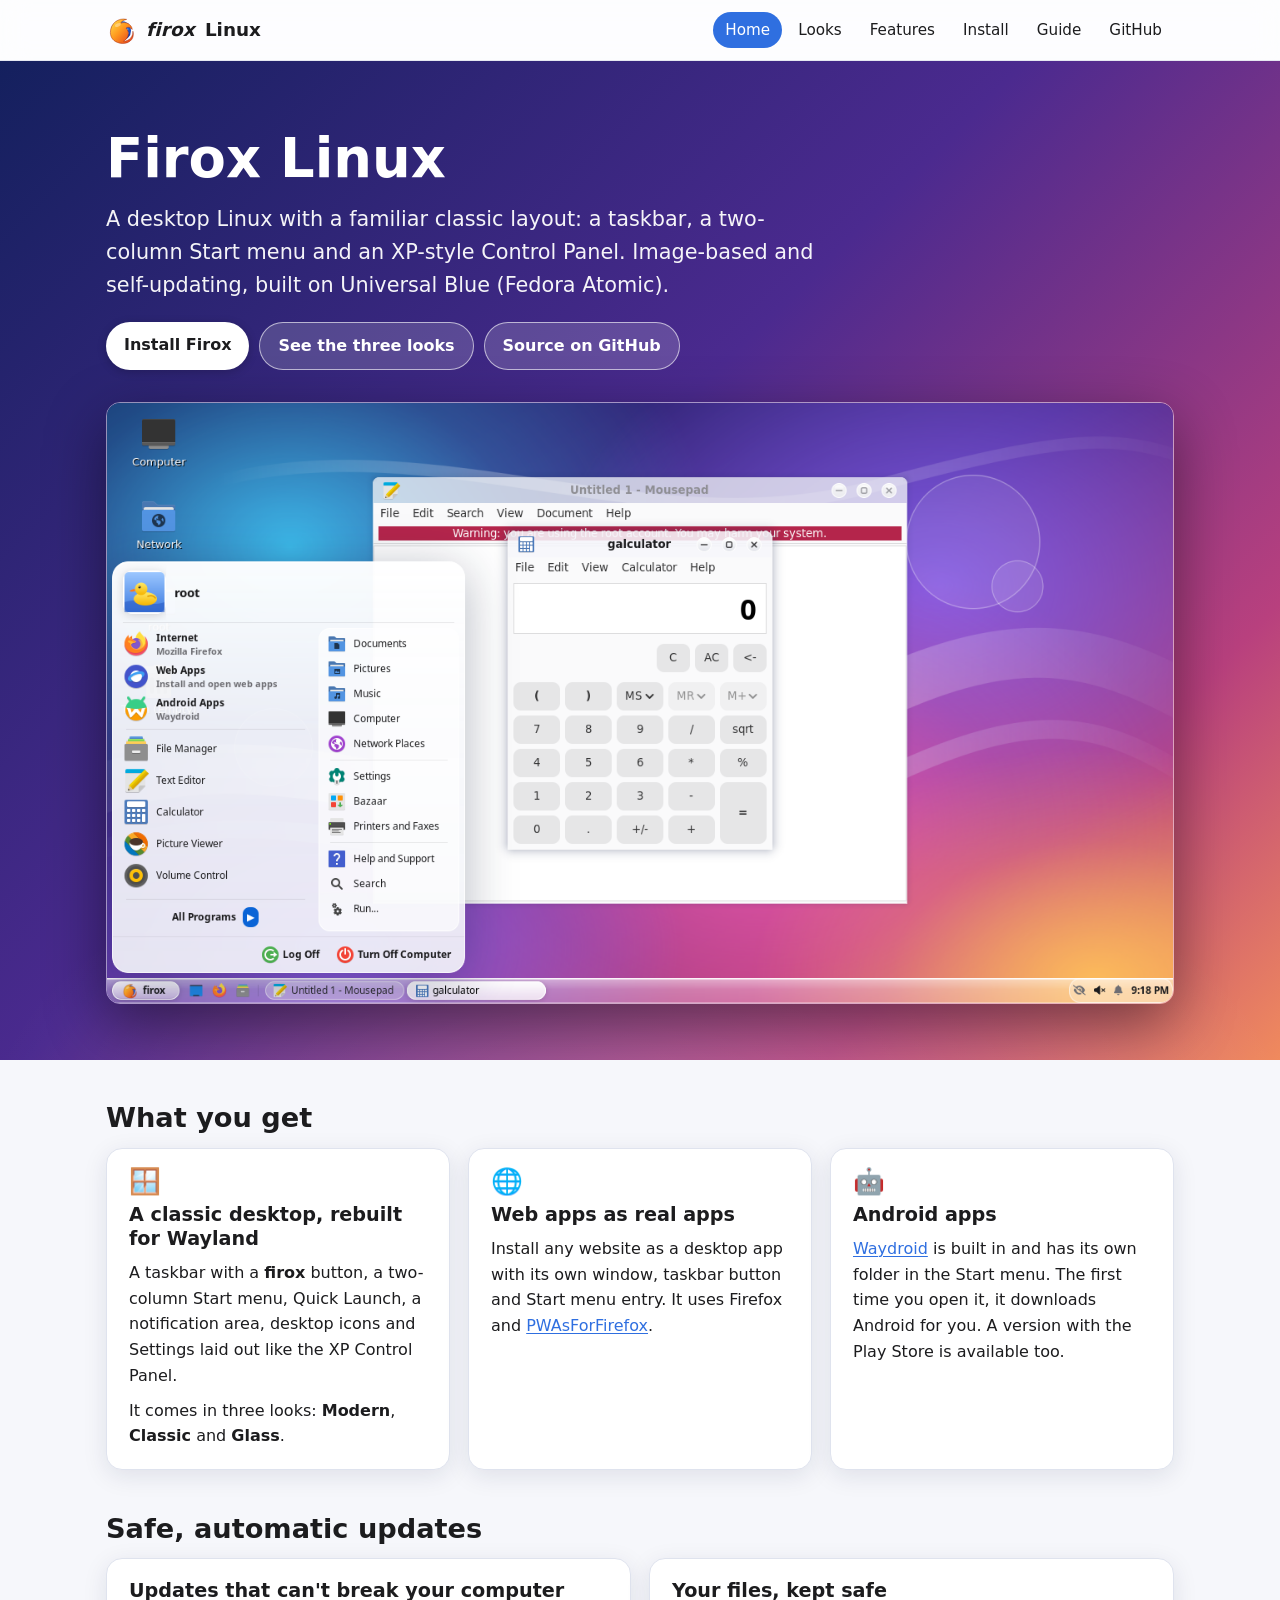
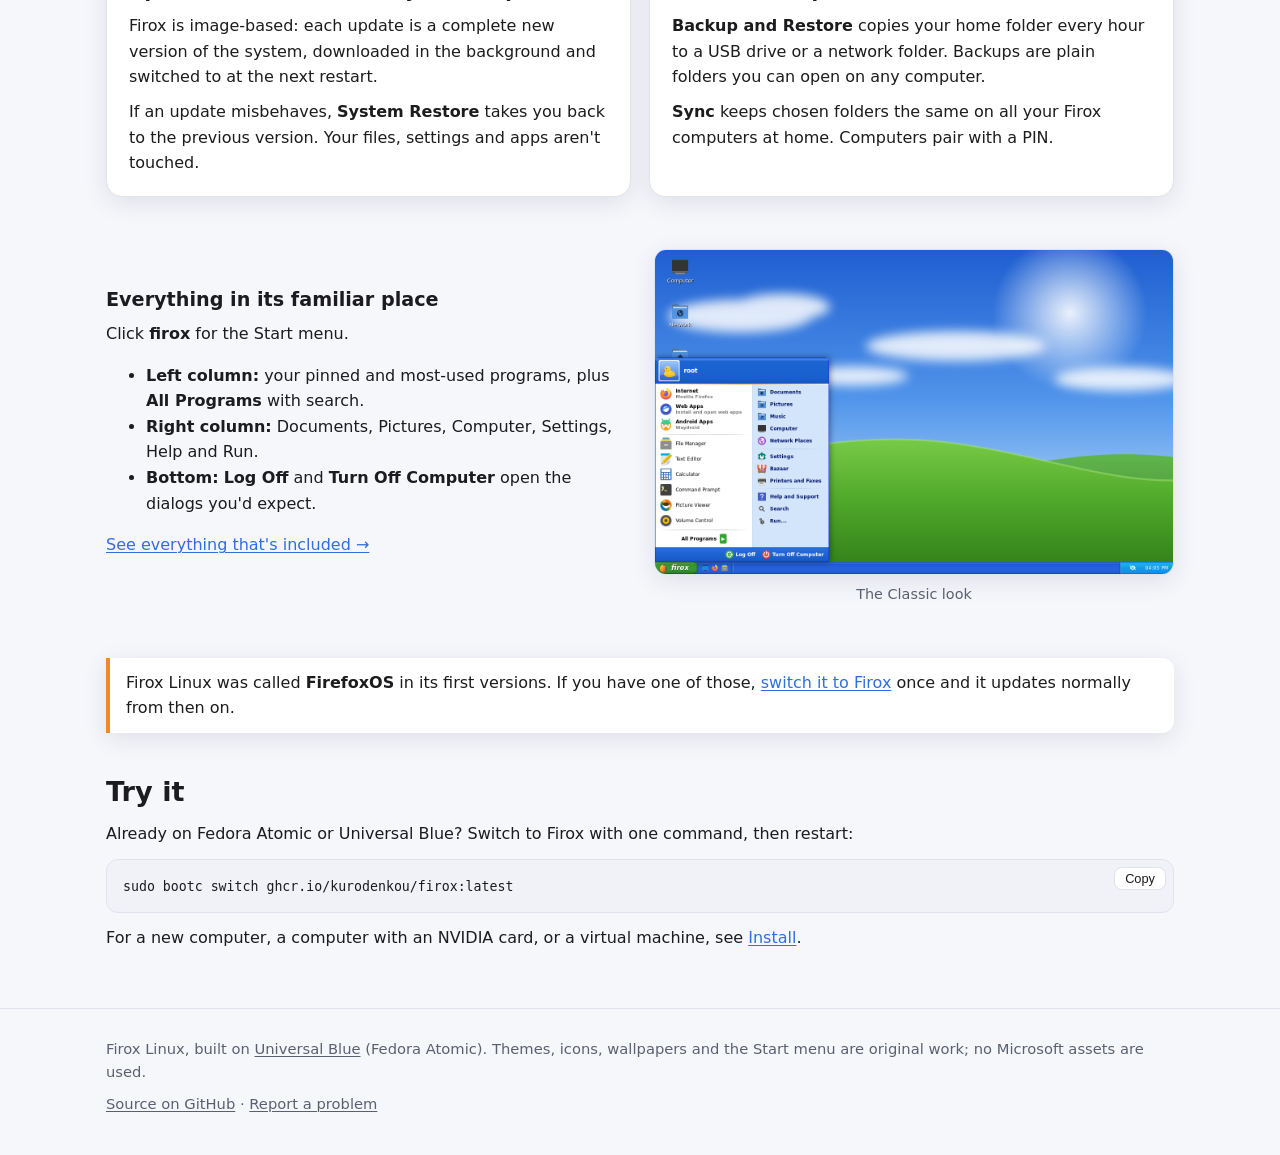
<file: docs/index.html>
<!doctype html>
<html lang="en">
<head>
<meta charset="utf-8">
<meta name="viewport" content="width=device-width, initial-scale=1">
<title>Firox Linux</title>
<meta name="description" content="Firox Linux: a familiar classic desktop on an image-based, self-updating Fedora Atomic system, with web apps and Android apps built in.">
<meta property="og:title" content="Firox Linux">
<meta property="og:description" content="Firox Linux: a familiar classic desktop on an image-based, self-updating Fedora Atomic system, with web apps and Android apps built in.">
<meta property="og:image" content="screenshots/glass.png">
<link rel="icon" href="assets/firox-orb.svg" type="image/svg+xml">
<link rel="stylesheet" href="assets/style.css">
</head>
<body>
<header class="site-header">
    <div class="wrap">
        <a class="brand" href="index.html"><img src="assets/firox-orb.svg" alt=""><span>firox</span> Linux</a>
        <nav class="nav" aria-label="Site">
        <a href="index.html" aria-current="page">Home</a>
        <a href="looks.html">Looks</a>
        <a href="features.html">Features</a>
        <a href="install.html">Install</a>
        <a href="guide.html">Guide</a>
        <a href="https://github.com/kurodenkou/firox">GitHub</a>
        </nav>
    </div>
</header>
<section class="hero">
    <div class="wrap">
        <h1>Firox Linux</h1>
        <p class="lead">A desktop Linux with a familiar classic layout: a taskbar, a two-column Start menu and an XP-style Control Panel. Image-based and self-updating, built on Universal Blue (Fedora Atomic).</p>
        <div class="buttons">
            <a class="btn" href="install.html">Install Firox</a>
            <a class="btn ghost" href="looks.html">See the three looks</a>
            <a class="btn ghost" href="https://github.com/kurodenkou/firox">Source on GitHub</a>
        </div>
        <img class="shot" src="screenshots/glass.png" alt="The Firox desktop in the Glass look: Start menu open over a colourful wallpaper, with a frosted taskbar">
    </div>
</section>
<main>
<div class="wrap">

<h2>What you get</h2>
<div class="grid three">
    <div class="card">
        <div class="icon">🪟</div>
        <h3>A classic desktop, rebuilt for Wayland</h3>
        <p>A taskbar with a <b>firox</b> button, a two-column Start menu, Quick Launch, a notification area, desktop icons and Settings laid out like the XP Control Panel.</p>
        <p>It comes in three looks: <b>Modern</b>, <b>Classic</b> and <b>Glass</b>.</p>
    </div>
    <div class="card">
        <div class="icon">🌐</div>
        <h3>Web apps as real apps</h3>
        <p>Install any website as a desktop app with its own window, taskbar button and Start menu entry. It uses Firefox and <a href="https://pwasforfirefox.filips.si/">PWAsForFirefox</a>.</p>
    </div>
    <div class="card">
        <div class="icon">🤖</div>
        <h3>Android apps</h3>
        <p><a href="https://waydro.id/">Waydroid</a> is built in and has its own folder in the Start menu. The first time you open it, it downloads Android for you. A version with the Play Store is available too.</p>
    </div>
</div>

<h2>Safe, automatic updates</h2>
<div class="grid two">
    <div class="card">
        <h3>Updates that can't break your computer</h3>
        <p>Firox is image-based: each update is a complete new version of the system, downloaded in the background and switched to at the next restart.</p>
        <p>If an update misbehaves, <b>System Restore</b> takes you back to the previous version. Your files, settings and apps aren't touched.</p>
    </div>
    <div class="card">
        <h3>Your files, kept safe</h3>
        <p><b>Backup and Restore</b> copies your home folder every hour to a USB drive or a network folder. Backups are plain folders you can open on any computer.</p>
        <p><b>Sync</b> keeps chosen folders the same on all your Firox computers at home. Computers pair with a PIN.</p>
    </div>
</div>

<div class="feature">
    <div class="feature-text">
        <h3>Everything in its familiar place</h3>
        <p>Click <b>firox</b> for the Start menu.</p>
        <ul>
            <li><b>Left column:</b> your pinned and most-used programs, plus <b>All Programs</b> with search.</li>
            <li><b>Right column:</b> Documents, Pictures, Computer, Settings, Help and Run.</li>
            <li><b>Bottom:</b> <b>Log Off</b> and <b>Turn Off Computer</b> open the dialogs you'd expect.</li>
        </ul>
        <p><a href="features.html">See everything that's included →</a></p>
    </div>
    <figure>
    <img src="screenshots/start-menu.png" alt="The Classic look: blue taskbar, green start button and the two-column Start menu" loading="lazy">
    <figcaption>The Classic look</figcaption>
</figure>
</div>

<div class="note">Firox Linux was called <b>FirefoxOS</b> in its first versions. If you have one of those, <a href="install.html#upgrading-from-firefoxos">switch it to Firox</a> once and it updates normally from then on.</div>

<h2>Try it</h2>
<p>Already on Fedora Atomic or Universal Blue? Switch to Firox with one command, then restart:</p>
<div class="code"><pre><code>sudo bootc switch ghcr.io/kurodenkou/firox:latest</code></pre></div>
<p>For a new computer, a computer with an NVIDIA card, or a virtual machine, see <a href="install.html">Install</a>.</p>

</div>
</main>
<footer class="site-footer">
    <div class="wrap">
        <span>Firox Linux, built on <a href="https://universal-blue.org/">Universal Blue</a> (Fedora Atomic). Themes, icons, wallpapers and the Start menu are original work; no Microsoft assets are used.</span>
        <span><a href="https://github.com/kurodenkou/firox">Source on GitHub</a> · <a href="https://github.com/kurodenkou/firox/issues">Report a problem</a></span>
    </div>
</footer>
<script src="assets/site.js"></script>
</body>
</html>
</file>
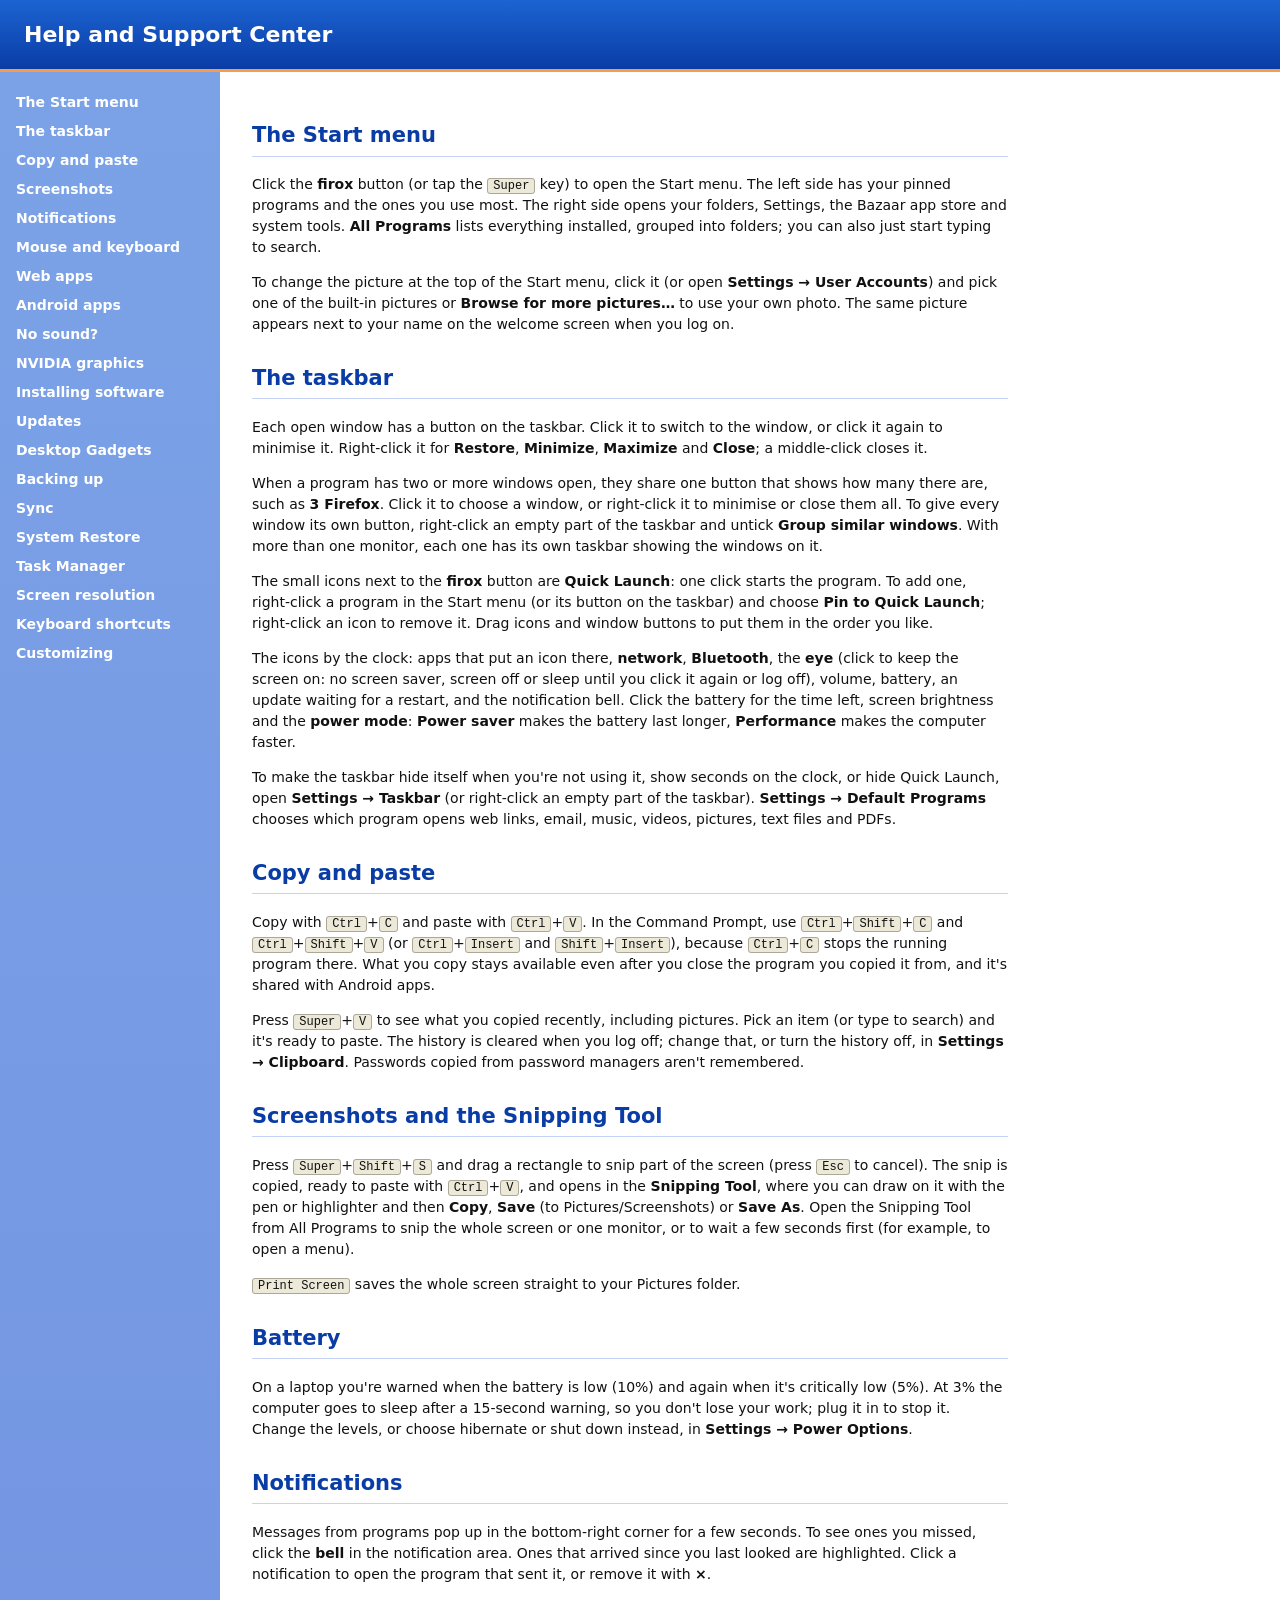
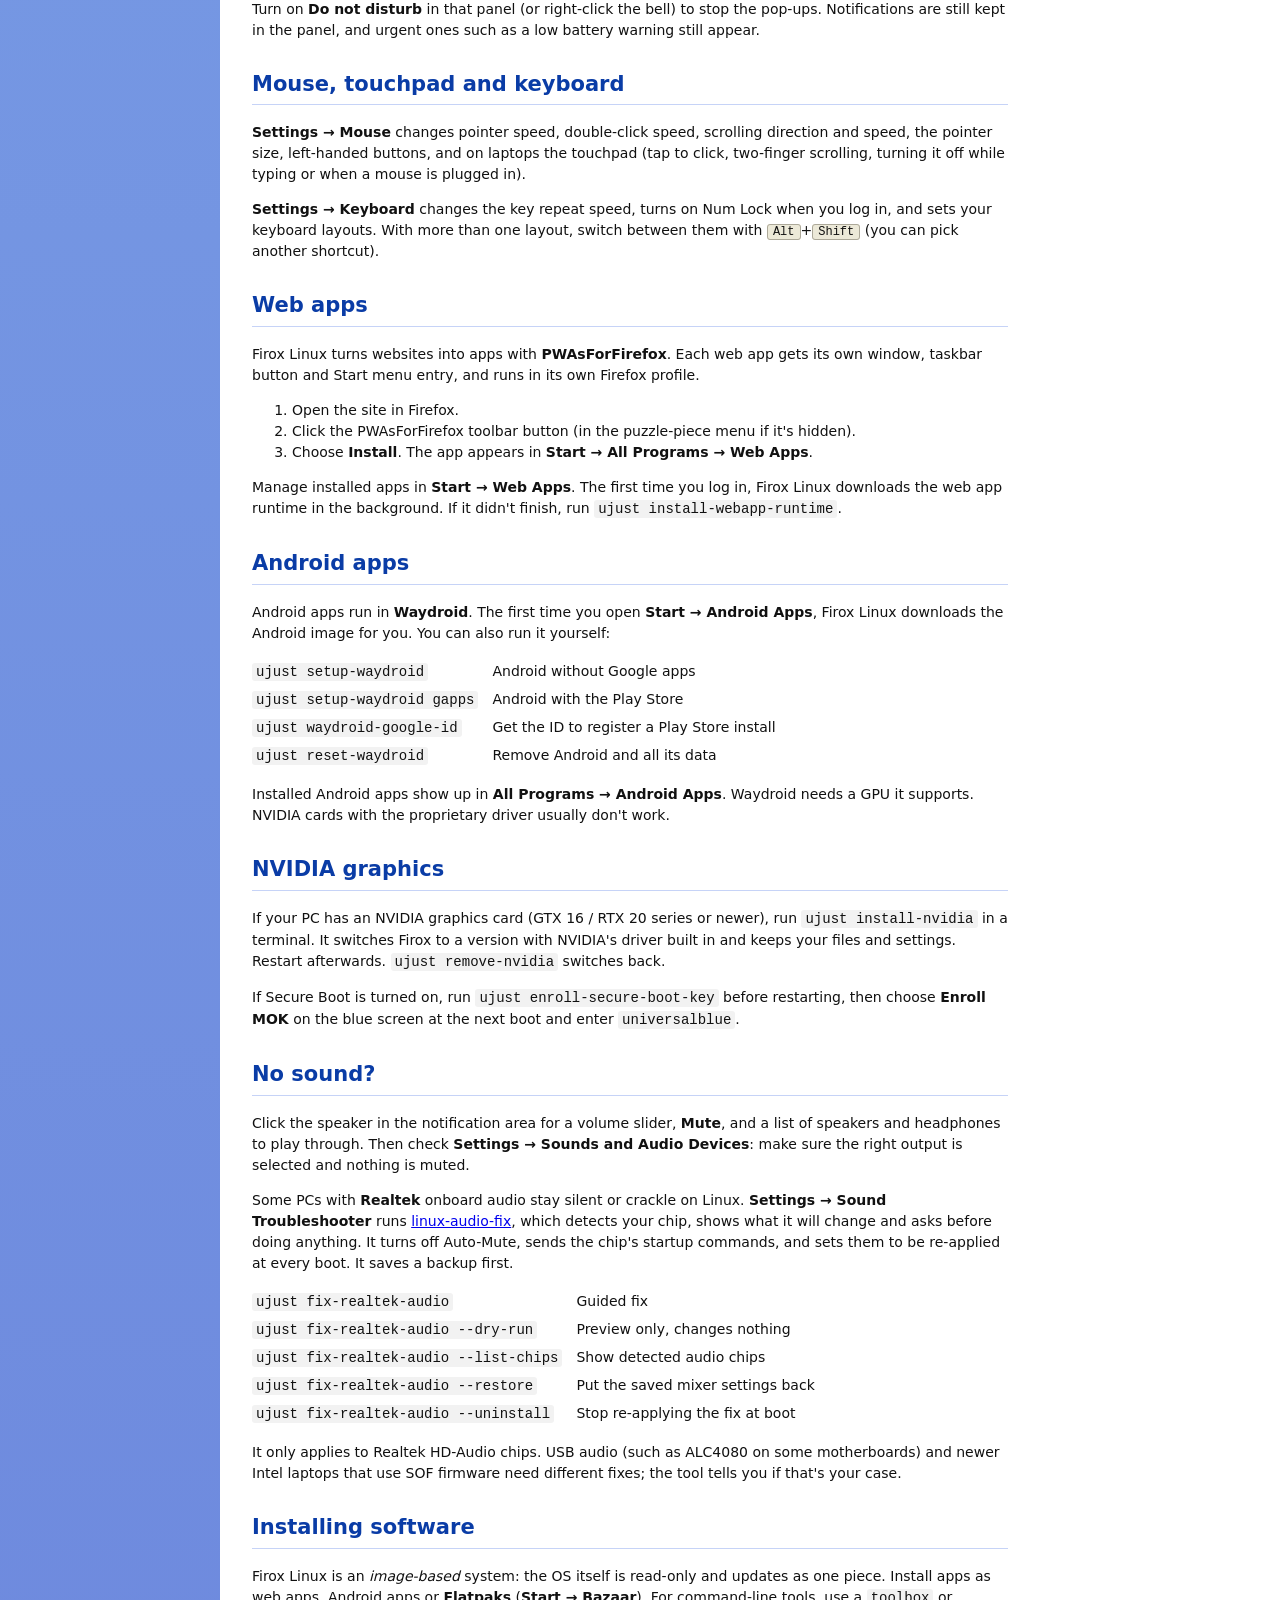
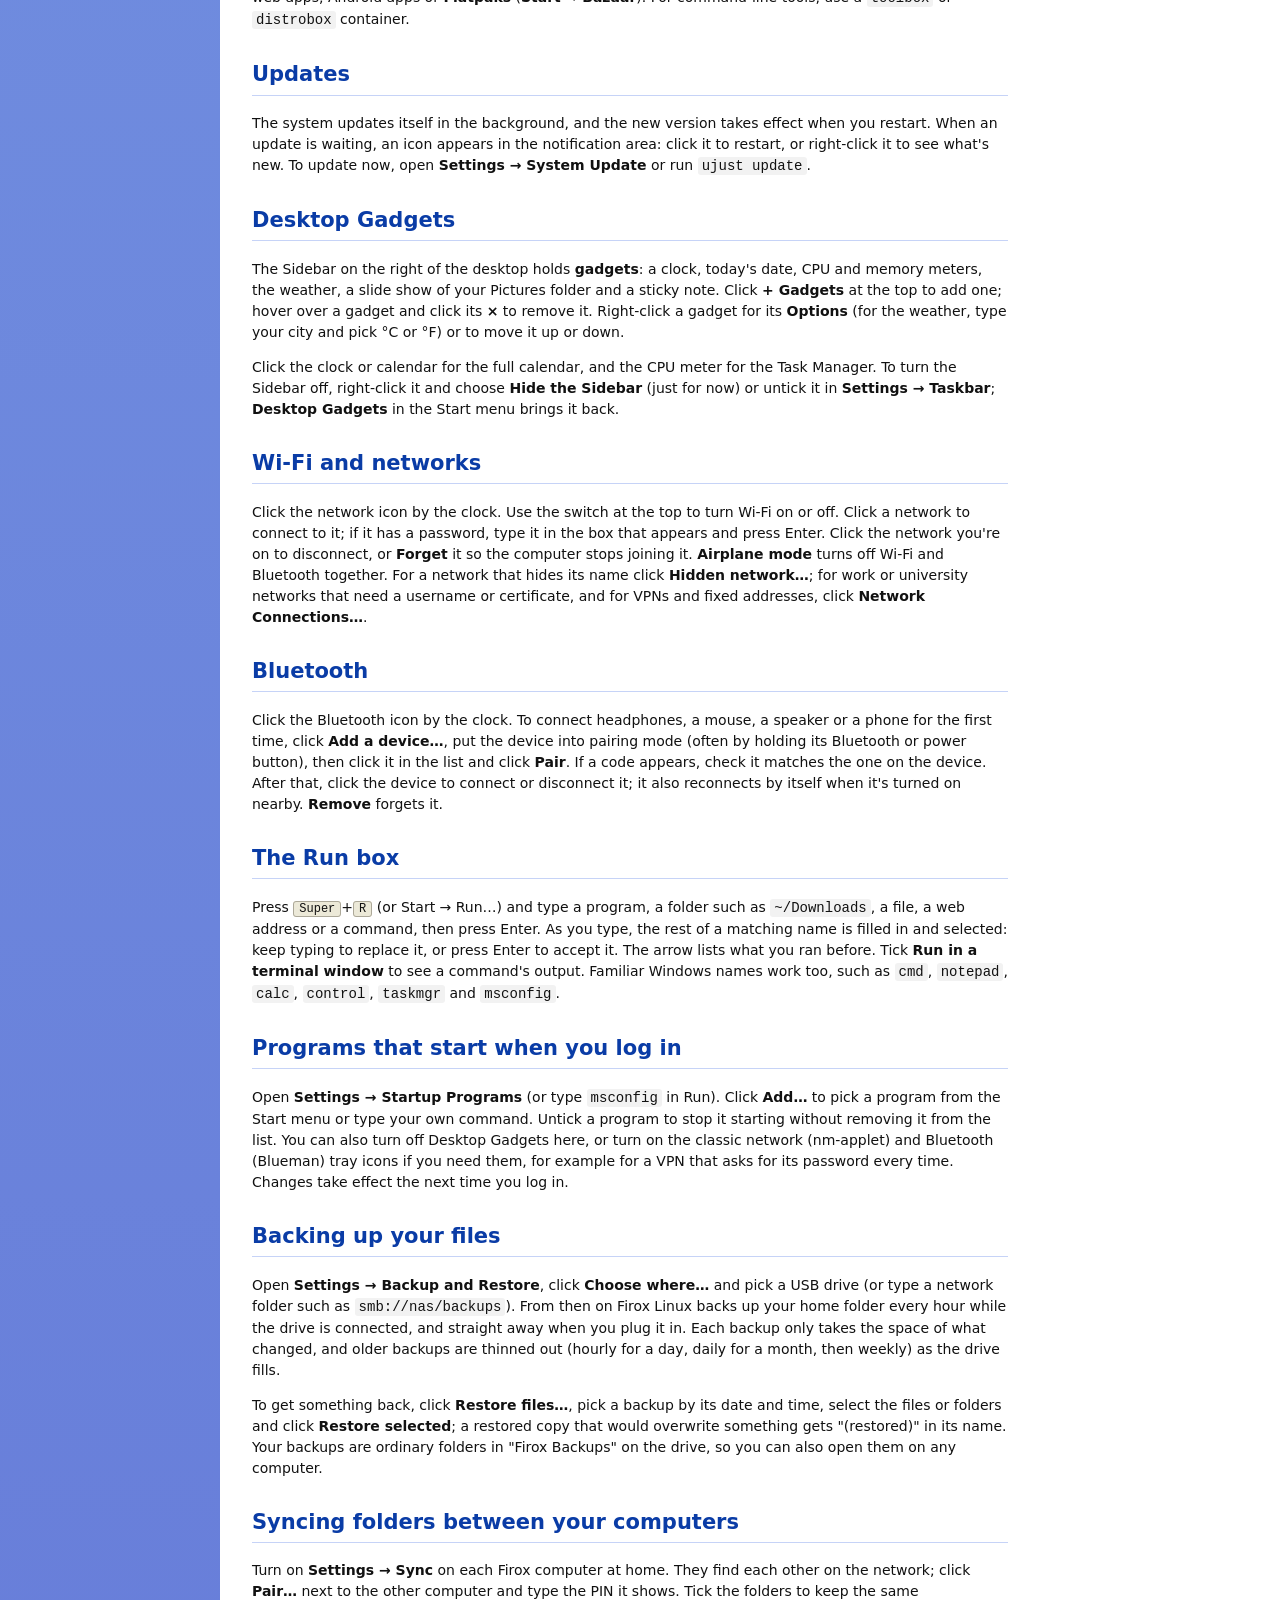
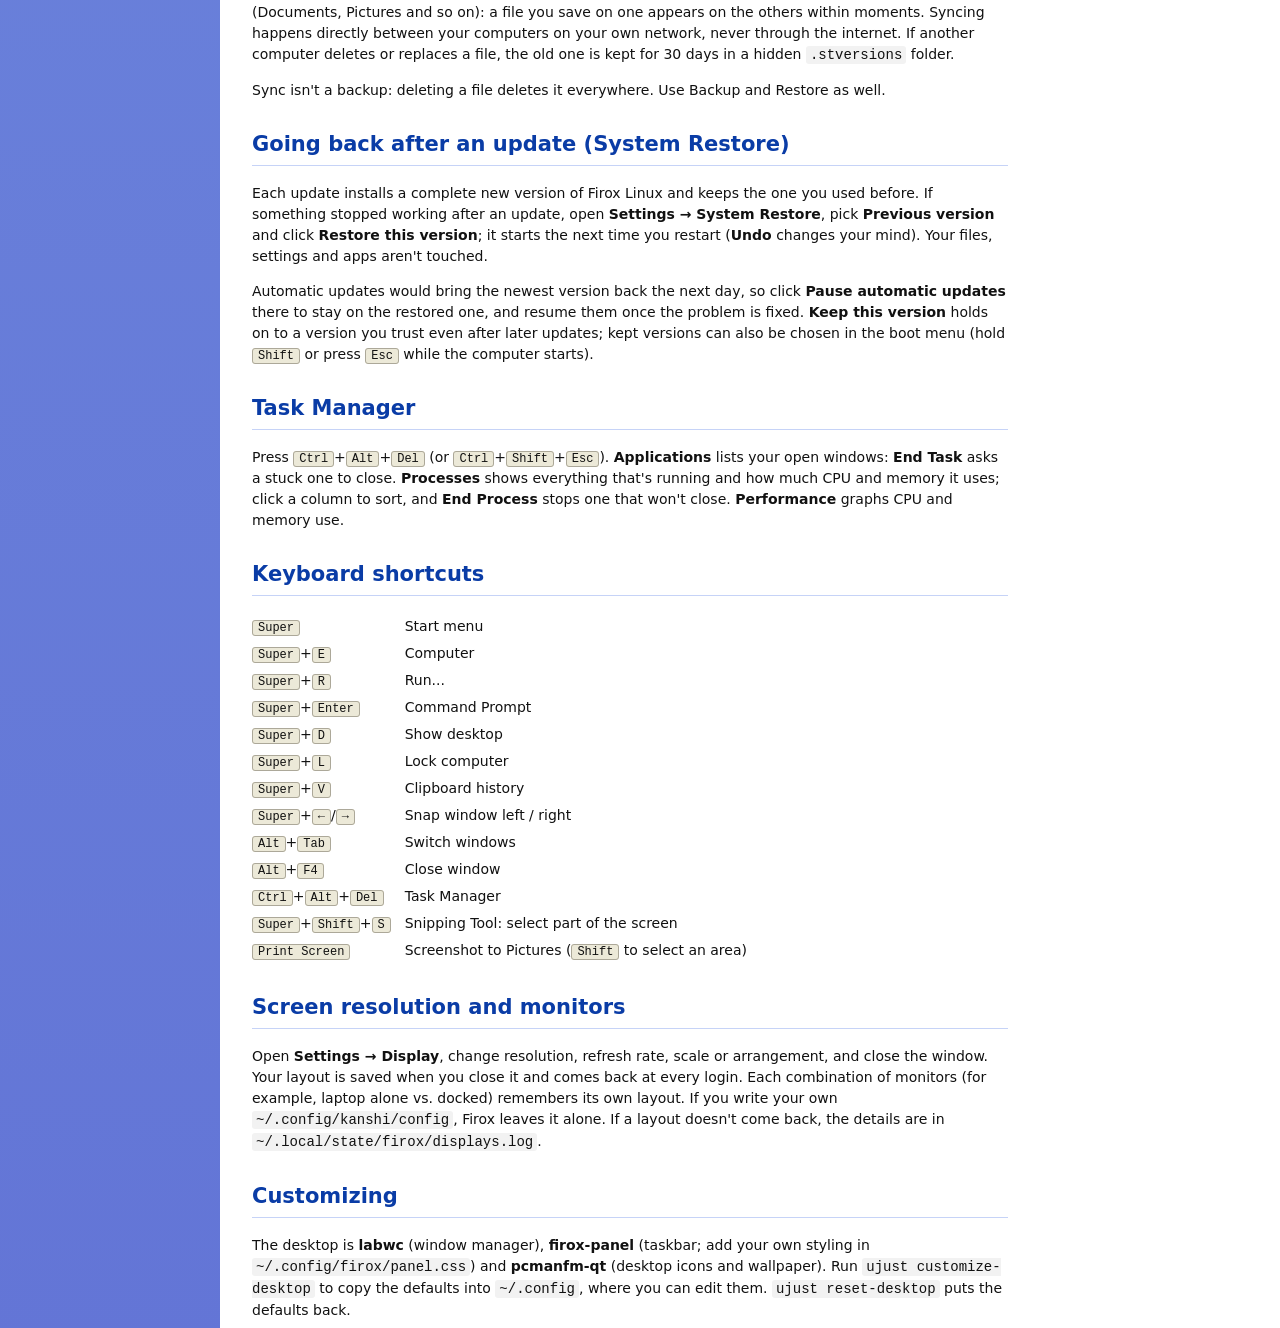
<file: system_files/usr/share/firox/help/index.html>
<!doctype html>
<html lang="en">
<head>
<meta charset="utf-8">
<meta name="viewport" content="width=device-width, initial-scale=1">
<title>Help and Support Center</title>
<style>
  :root { --blue: #0a3ca6; --accent: #f59e47; }
  * { box-sizing: border-box; }
  body { margin: 0; font: 14px/1.5 Tahoma, "DejaVu Sans", sans-serif; background: #ffffff; color: #111; }
  header { background: linear-gradient(#1c64d2, #0a3ca6); color: #fff; padding: 18px 24px; border-bottom: 3px solid var(--accent); }
  header h1 { margin: 0; font-size: 22px; }
  main { display: grid; grid-template-columns: 220px 1fr; min-height: calc(100vh - 70px); }
  nav { background: linear-gradient(#7ba2e7, #6375d6); padding: 16px; }
  nav a { display: block; color: #fff; padding: 4px 0; text-decoration: none; font-weight: bold; }
  nav a:hover { text-decoration: underline; }
  article { padding: 20px 32px; max-width: 820px; }
  h2 { color: var(--blue); border-bottom: 1px solid #c6d3f7; padding-bottom: 4px; margin-top: 28px; }
  kbd { background: #ece9d8; border: 1px solid #aca899; border-radius: 3px; padding: 0 5px; font-size: 12px; }
  code { background: #f2f2f2; padding: 1px 4px; border-radius: 3px; }
  table { border-collapse: collapse; }
  td { padding: 3px 14px 3px 0; vertical-align: top; }
  @media (max-width: 700px) { main { grid-template-columns: 1fr; } nav { display: none; } article { padding: 16px; } }
</style>
</head>
<body>
<header><h1>Help and Support Center</h1></header>
<main>
<nav>
  <a href="#start">The Start menu</a>
  <a href="#taskbar">The taskbar</a>
  <a href="#clipboard">Copy and paste</a>
  <a href="#snip">Screenshots</a>
  <a href="#notifications">Notifications</a>
  <a href="#input">Mouse and keyboard</a>
  <a href="#webapps">Web apps</a>
  <a href="#android">Android apps</a>
  <a href="#sound">No sound?</a>
  <a href="#nvidia">NVIDIA graphics</a>
  <a href="#software">Installing software</a>
  <a href="#updates">Updates</a>
  <a href="#gadgets">Desktop Gadgets</a>
  <a href="#backup">Backing up</a>
  <a href="#sync">Sync</a>
  <a href="#restore">System Restore</a>
  <a href="#taskmgr">Task Manager</a>
  <a href="#display">Screen resolution</a>
  <a href="#keys">Keyboard shortcuts</a>
  <a href="#customize">Customizing</a>
</nav>
<article>
<h2 id="start">The Start menu</h2>
<p>Click the <b>firox</b> button (or tap the <kbd>Super</kbd> key) to open the Start menu. The left side has your pinned programs and the ones you use most. The right side opens your folders, Settings, the Bazaar app store and system tools. <b>All Programs</b> lists everything installed, grouped into folders; you can also just start typing to search.</p>
<p>To change the picture at the top of the Start menu, click it (or open <b>Settings &rarr; User Accounts</b>) and pick one of the built-in pictures or <b>Browse for more pictures&hellip;</b> to use your own photo. The same picture appears next to your name on the welcome screen when you log on.</p>

<h2 id="taskbar">The taskbar</h2>
<p>Each open window has a button on the taskbar. Click it to switch to the window, or click it again to minimise it. Right-click it for <b>Restore</b>, <b>Minimize</b>, <b>Maximize</b> and <b>Close</b>; a middle-click closes it.</p>
<p>When a program has two or more windows open, they share one button that shows how many there are, such as <b>3 Firefox</b>. Click it to choose a window, or right-click it to minimise or close them all. To give every window its own button, right-click an empty part of the taskbar and untick <b>Group similar windows</b>. With more than one monitor, each one has its own taskbar showing the windows on it.</p>
<p>The small icons next to the <b>firox</b> button are <b>Quick Launch</b>: one click starts the program. To add one, right-click a program in the Start menu (or its button on the taskbar) and choose <b>Pin to Quick Launch</b>; right-click an icon to remove it. Drag icons and window buttons to put them in the order you like.</p>
<p>The icons by the clock: apps that put an icon there, <b>network</b>, <b>Bluetooth</b>, the <b>eye</b> (click to keep the screen on: no screen saver, screen off or sleep until you click it again or log off), volume, battery, an update waiting for a restart, and the notification bell. Click the battery for the time left, screen brightness and the <b>power mode</b>: <b>Power saver</b> makes the battery last longer, <b>Performance</b> makes the computer faster.</p>
<p>To make the taskbar hide itself when you're not using it, show seconds on the clock, or hide Quick Launch, open <b>Settings &rarr; Taskbar</b> (or right-click an empty part of the taskbar). <b>Settings &rarr; Default Programs</b> chooses which program opens web links, email, music, videos, pictures, text files and PDFs.</p>
<h2 id="clipboard">Copy and paste</h2>
<p>Copy with <kbd>Ctrl</kbd>+<kbd>C</kbd> and paste with <kbd>Ctrl</kbd>+<kbd>V</kbd>. In the Command Prompt, use <kbd>Ctrl</kbd>+<kbd>Shift</kbd>+<kbd>C</kbd> and <kbd>Ctrl</kbd>+<kbd>Shift</kbd>+<kbd>V</kbd> (or <kbd>Ctrl</kbd>+<kbd>Insert</kbd> and <kbd>Shift</kbd>+<kbd>Insert</kbd>), because <kbd>Ctrl</kbd>+<kbd>C</kbd> stops the running program there. What you copy stays available even after you close the program you copied it from, and it's shared with Android apps.</p>
<p>Press <kbd>Super</kbd>+<kbd>V</kbd> to see what you copied recently, including pictures. Pick an item (or type to search) and it's ready to paste. The history is cleared when you log off; change that, or turn the history off, in <b>Settings &rarr; Clipboard</b>. Passwords copied from password managers aren't remembered.</p>

<h2 id="snip">Screenshots and the Snipping Tool</h2>
<p>Press <kbd>Super</kbd>+<kbd>Shift</kbd>+<kbd>S</kbd> and drag a rectangle to snip part of the screen (press <kbd>Esc</kbd> to cancel). The snip is copied, ready to paste with <kbd>Ctrl</kbd>+<kbd>V</kbd>, and opens in the <b>Snipping Tool</b>, where you can draw on it with the pen or highlighter and then <b>Copy</b>, <b>Save</b> (to Pictures/Screenshots) or <b>Save As</b>. Open the Snipping Tool from All Programs to snip the whole screen or one monitor, or to wait a few seconds first (for example, to open a menu).</p>
<p><kbd>Print Screen</kbd> saves the whole screen straight to your Pictures folder.</p>

<h2 id="battery">Battery</h2>
<p>On a laptop you're warned when the battery is low (10%) and again when it's critically low (5%). At 3% the computer goes to sleep after a 15-second warning, so you don't lose your work; plug it in to stop it. Change the levels, or choose hibernate or shut down instead, in <b>Settings &rarr; Power Options</b>.</p>

<h2 id="notifications">Notifications</h2>
<p>Messages from programs pop up in the bottom-right corner for a few seconds. To see ones you missed, click the <b>bell</b> in the notification area. Ones that arrived since you last looked are highlighted. Click a notification to open the program that sent it, or remove it with <b>&times;</b>.</p>
<p>Turn on <b>Do not disturb</b> in that panel (or right-click the bell) to stop the pop-ups. Notifications are still kept in the panel, and urgent ones such as a low battery warning still appear.</p>

<h2 id="input">Mouse, touchpad and keyboard</h2>
<p><b>Settings &rarr; Mouse</b> changes pointer speed, double-click speed, scrolling direction and speed, the pointer size, left-handed buttons, and on laptops the touchpad (tap to click, two-finger scrolling, turning it off while typing or when a mouse is plugged in).</p>
<p><b>Settings &rarr; Keyboard</b> changes the key repeat speed, turns on Num Lock when you log in, and sets your keyboard layouts. With more than one layout, switch between them with <kbd>Alt</kbd>+<kbd>Shift</kbd> (you can pick another shortcut).</p>

<h2 id="webapps">Web apps</h2>
<p>Firox Linux turns websites into apps with <b>PWAsForFirefox</b>. Each web app gets its own window, taskbar button and Start menu entry, and runs in its own Firefox profile.</p>
<ol>
  <li>Open the site in Firefox.</li>
  <li>Click the PWAsForFirefox toolbar button (in the puzzle-piece menu if it's hidden).</li>
  <li>Choose <b>Install</b>. The app appears in <b>Start &rarr; All Programs &rarr; Web Apps</b>.</li>
</ol>
<p>Manage installed apps in <b>Start &rarr; Web Apps</b>. The first time you log in, Firox Linux downloads the web app runtime in the background. If it didn't finish, run <code>ujust install-webapp-runtime</code>.</p>

<h2 id="android">Android apps</h2>
<p>Android apps run in <b>Waydroid</b>. The first time you open <b>Start &rarr; Android Apps</b>, Firox Linux downloads the Android image for you. You can also run it yourself:</p>
<table>
  <tr><td><code>ujust setup-waydroid</code></td><td>Android without Google apps</td></tr>
  <tr><td><code>ujust setup-waydroid gapps</code></td><td>Android with the Play Store</td></tr>
  <tr><td><code>ujust waydroid-google-id</code></td><td>Get the ID to register a Play Store install</td></tr>
  <tr><td><code>ujust reset-waydroid</code></td><td>Remove Android and all its data</td></tr>
</table>
<p>Installed Android apps show up in <b>All Programs &rarr; Android Apps</b>. Waydroid needs a GPU it supports. NVIDIA cards with the proprietary driver usually don't work.</p>

<h2 id="nvidia">NVIDIA graphics</h2>
<p>If your PC has an NVIDIA graphics card (GTX 16 / RTX 20 series or newer), run <code>ujust install-nvidia</code> in a terminal. It switches Firox to a version with NVIDIA's driver built in and keeps your files and settings. Restart afterwards. <code>ujust remove-nvidia</code> switches back.</p>
<p>If Secure Boot is turned on, run <code>ujust enroll-secure-boot-key</code> before restarting, then choose <b>Enroll MOK</b> on the blue screen at the next boot and enter <code>universalblue</code>.</p>

<h2 id="sound">No sound?</h2>
<p>Click the speaker in the notification area for a volume slider, <b>Mute</b>, and a list of speakers and headphones to play through. Then check <b>Settings &rarr; Sounds and Audio Devices</b>: make sure the right output is selected and nothing is muted.</p>
<p>Some PCs with <b>Realtek</b> onboard audio stay silent or crackle on Linux. <b>Settings &rarr; Sound Troubleshooter</b> runs <a href="https://github.com/hello2himel/linux-audio-fix">linux-audio-fix</a>, which detects your chip, shows what it will change and asks before doing anything. It turns off Auto-Mute, sends the chip's startup commands, and sets them to be re-applied at every boot. It saves a backup first.</p>
<table>
  <tr><td><code>ujust fix-realtek-audio</code></td><td>Guided fix</td></tr>
  <tr><td><code>ujust fix-realtek-audio --dry-run</code></td><td>Preview only, changes nothing</td></tr>
  <tr><td><code>ujust fix-realtek-audio --list-chips</code></td><td>Show detected audio chips</td></tr>
  <tr><td><code>ujust fix-realtek-audio --restore</code></td><td>Put the saved mixer settings back</td></tr>
  <tr><td><code>ujust fix-realtek-audio --uninstall</code></td><td>Stop re-applying the fix at boot</td></tr>
</table>
<p>It only applies to Realtek HD-Audio chips. USB audio (such as ALC4080 on some motherboards) and newer Intel laptops that use SOF firmware need different fixes; the tool tells you if that's your case.</p>

<h2 id="software">Installing software</h2>
<p>Firox Linux is an <em>image-based</em> system: the OS itself is read-only and updates as one piece. Install apps as web apps, Android apps or <b>Flatpaks</b> (<b>Start &rarr; Bazaar</b>). For command-line tools, use a <code>toolbox</code> or <code>distrobox</code> container.</p>

<h2 id="updates">Updates</h2>
<p>The system updates itself in the background, and the new version takes effect when you restart. When an update is waiting, an icon appears in the notification area: click it to restart, or right-click it to see what's new. To update now, open <b>Settings &rarr; System Update</b> or run <code>ujust update</code>.</p>

<h2 id="gadgets">Desktop Gadgets</h2>
<p>The Sidebar on the right of the desktop holds <b>gadgets</b>: a clock, today's date, CPU and memory meters, the weather, a slide show of your Pictures folder and a sticky note. Click <b>+ Gadgets</b> at the top to add one; hover over a gadget and click its <b>&times;</b> to remove it. Right-click a gadget for its <b>Options</b> (for the weather, type your city and pick &deg;C or &deg;F) or to move it up or down.</p>
<p>Click the clock or calendar for the full calendar, and the CPU meter for the Task Manager. To turn the Sidebar off, right-click it and choose <b>Hide the Sidebar</b> (just for now) or untick it in <b>Settings &rarr; Taskbar</b>; <b>Desktop Gadgets</b> in the Start menu brings it back.</p>

<h2 id="wifi">Wi-Fi and networks</h2>
<p>Click the network icon by the clock. Use the switch at the top to turn Wi-Fi on or off. Click a network to connect to it; if it has a password, type it in the box that appears and press Enter. Click the network you're on to disconnect, or <b>Forget</b> it so the computer stops joining it. <b>Airplane mode</b> turns off Wi-Fi and Bluetooth together. For a network that hides its name click <b>Hidden network&hellip;</b>; for work or university networks that need a username or certificate, and for VPNs and fixed addresses, click <b>Network Connections&hellip;</b>.</p>

<h2 id="bluetooth">Bluetooth</h2>
<p>Click the Bluetooth icon by the clock. To connect headphones, a mouse, a speaker or a phone for the first time, click <b>Add a device&hellip;</b>, put the device into pairing mode (often by holding its Bluetooth or power button), then click it in the list and click <b>Pair</b>. If a code appears, check it matches the one on the device. After that, click the device to connect or disconnect it; it also reconnects by itself when it's turned on nearby. <b>Remove</b> forgets it.</p>

<h2 id="run">The Run box</h2>
<p>Press <kbd>Super</kbd>+<kbd>R</kbd> (or Start &rarr; Run&hellip;) and type a program, a folder such as <code>~/Downloads</code>, a file, a web address or a command, then press Enter. As you type, the rest of a matching name is filled in and selected: keep typing to replace it, or press Enter to accept it. The arrow lists what you ran before. Tick <b>Run in a terminal window</b> to see a command's output. Familiar Windows names work too, such as <code>cmd</code>, <code>notepad</code>, <code>calc</code>, <code>control</code>, <code>taskmgr</code> and <code>msconfig</code>.</p>

<h2 id="startup">Programs that start when you log in</h2>
<p>Open <b>Settings &rarr; Startup Programs</b> (or type <code>msconfig</code> in Run). Click <b>Add&hellip;</b> to pick a program from the Start menu or type your own command. Untick a program to stop it starting without removing it from the list. You can also turn off Desktop Gadgets here, or turn on the classic network (nm-applet) and Bluetooth (Blueman) tray icons if you need them, for example for a VPN that asks for its password every time. Changes take effect the next time you log in.</p>

<h2 id="backup">Backing up your files</h2>
<p>Open <b>Settings &rarr; Backup and Restore</b>, click <b>Choose where&hellip;</b> and pick a USB drive (or type a network folder such as <code>smb://nas/backups</code>). From then on Firox Linux backs up your home folder every hour while the drive is connected, and straight away when you plug it in. Each backup only takes the space of what changed, and older backups are thinned out (hourly for a day, daily for a month, then weekly) as the drive fills.</p>
<p>To get something back, click <b>Restore files&hellip;</b>, pick a backup by its date and time, select the files or folders and click <b>Restore selected</b>; a restored copy that would overwrite something gets "(restored)" in its name. Your backups are ordinary folders in "Firox Backups" on the drive, so you can also open them on any computer.</p>

<h2 id="sync">Syncing folders between your computers</h2>
<p>Turn on <b>Settings &rarr; Sync</b> on each Firox computer at home. They find each other on the network; click <b>Pair&hellip;</b> next to the other computer and type the PIN it shows. Tick the folders to keep the same (Documents, Pictures and so on): a file you save on one appears on the others within moments. Syncing happens directly between your computers on your own network, never through the internet. If another computer deletes or replaces a file, the old one is kept for 30 days in a hidden <code>.stversions</code> folder.</p>
<p>Sync isn't a backup: deleting a file deletes it everywhere. Use Backup and Restore as well.</p>

<h2 id="restore">Going back after an update (System Restore)</h2>
<p>Each update installs a complete new version of Firox Linux and keeps the one you used before. If something stopped working after an update, open <b>Settings &rarr; System Restore</b>, pick <b>Previous version</b> and click <b>Restore this version</b>; it starts the next time you restart (<b>Undo</b> changes your mind). Your files, settings and apps aren't touched.</p>
<p>Automatic updates would bring the newest version back the next day, so click <b>Pause automatic updates</b> there to stay on the restored one, and resume them once the problem is fixed. <b>Keep this version</b> holds on to a version you trust even after later updates; kept versions can also be chosen in the boot menu (hold <kbd>Shift</kbd> or press <kbd>Esc</kbd> while the computer starts).</p>

<h2 id="taskmgr">Task Manager</h2>
<p>Press <kbd>Ctrl</kbd>+<kbd>Alt</kbd>+<kbd>Del</kbd> (or <kbd>Ctrl</kbd>+<kbd>Shift</kbd>+<kbd>Esc</kbd>). <b>Applications</b> lists your open windows: <b>End Task</b> asks a stuck one to close. <b>Processes</b> shows everything that's running and how much CPU and memory it uses; click a column to sort, and <b>End Process</b> stops one that won't close. <b>Performance</b> graphs CPU and memory use.</p>

<h2 id="keys">Keyboard shortcuts</h2>
<table>
  <tr><td><kbd>Super</kbd></td><td>Start menu</td></tr>
  <tr><td><kbd>Super</kbd>+<kbd>E</kbd></td><td>Computer</td></tr>
  <tr><td><kbd>Super</kbd>+<kbd>R</kbd></td><td>Run...</td></tr>
  <tr><td><kbd>Super</kbd>+<kbd>Enter</kbd></td><td>Command Prompt</td></tr>
  <tr><td><kbd>Super</kbd>+<kbd>D</kbd></td><td>Show desktop</td></tr>
  <tr><td><kbd>Super</kbd>+<kbd>L</kbd></td><td>Lock computer</td></tr>
  <tr><td><kbd>Super</kbd>+<kbd>V</kbd></td><td>Clipboard history</td></tr>
  <tr><td><kbd>Super</kbd>+<kbd>&larr;</kbd>/<kbd>&rarr;</kbd></td><td>Snap window left / right</td></tr>
  <tr><td><kbd>Alt</kbd>+<kbd>Tab</kbd></td><td>Switch windows</td></tr>
  <tr><td><kbd>Alt</kbd>+<kbd>F4</kbd></td><td>Close window</td></tr>
  <tr><td><kbd>Ctrl</kbd>+<kbd>Alt</kbd>+<kbd>Del</kbd></td><td>Task Manager</td></tr>
  <tr><td><kbd>Super</kbd>+<kbd>Shift</kbd>+<kbd>S</kbd></td><td>Snipping Tool: select part of the screen</td></tr>
  <tr><td><kbd>Print Screen</kbd></td><td>Screenshot to Pictures (<kbd>Shift</kbd> to select an area)</td></tr>
</table>

<h2 id="display">Screen resolution and monitors</h2>
<p>Open <b>Settings &rarr; Display</b>, change resolution, refresh rate, scale or arrangement, and close the window. Your layout is saved when you close it and comes back at every login. Each combination of monitors (for example, laptop alone vs. docked) remembers its own layout. If you write your own <code>~/.config/kanshi/config</code>, Firox leaves it alone. If a layout doesn't come back, the details are in <code>~/.local/state/firox/displays.log</code>.</p>

<h2 id="customize">Customizing</h2>
<p>The desktop is <b>labwc</b> (window manager), <b>firox-panel</b> (taskbar; add your own styling in <code>~/.config/firox/panel.css</code>) and <b>pcmanfm-qt</b> (desktop icons and wallpaper). Run <code>ujust customize-desktop</code> to copy the defaults into <code>~/.config</code>, where you can edit them. <code>ujust reset-desktop</code> puts the defaults back.</p>
</article>
</main>
</body>
</html>
</file>
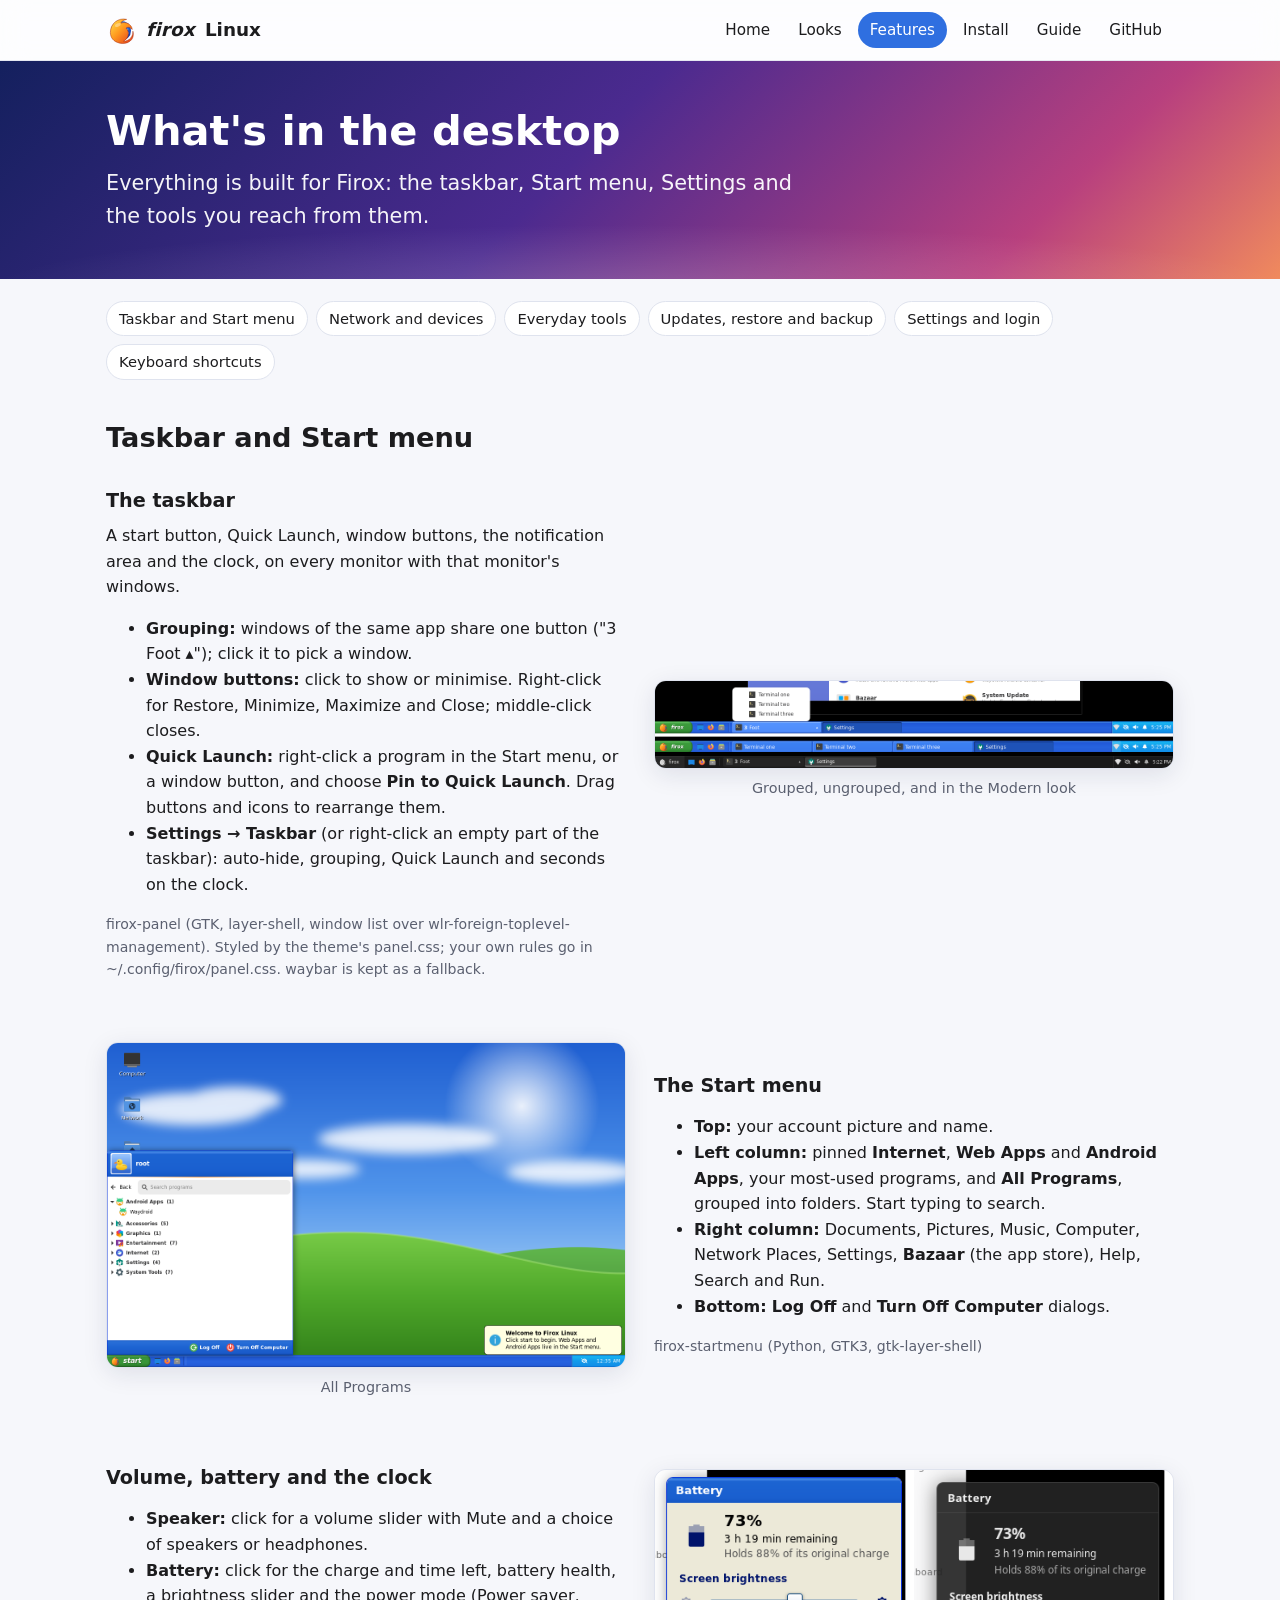
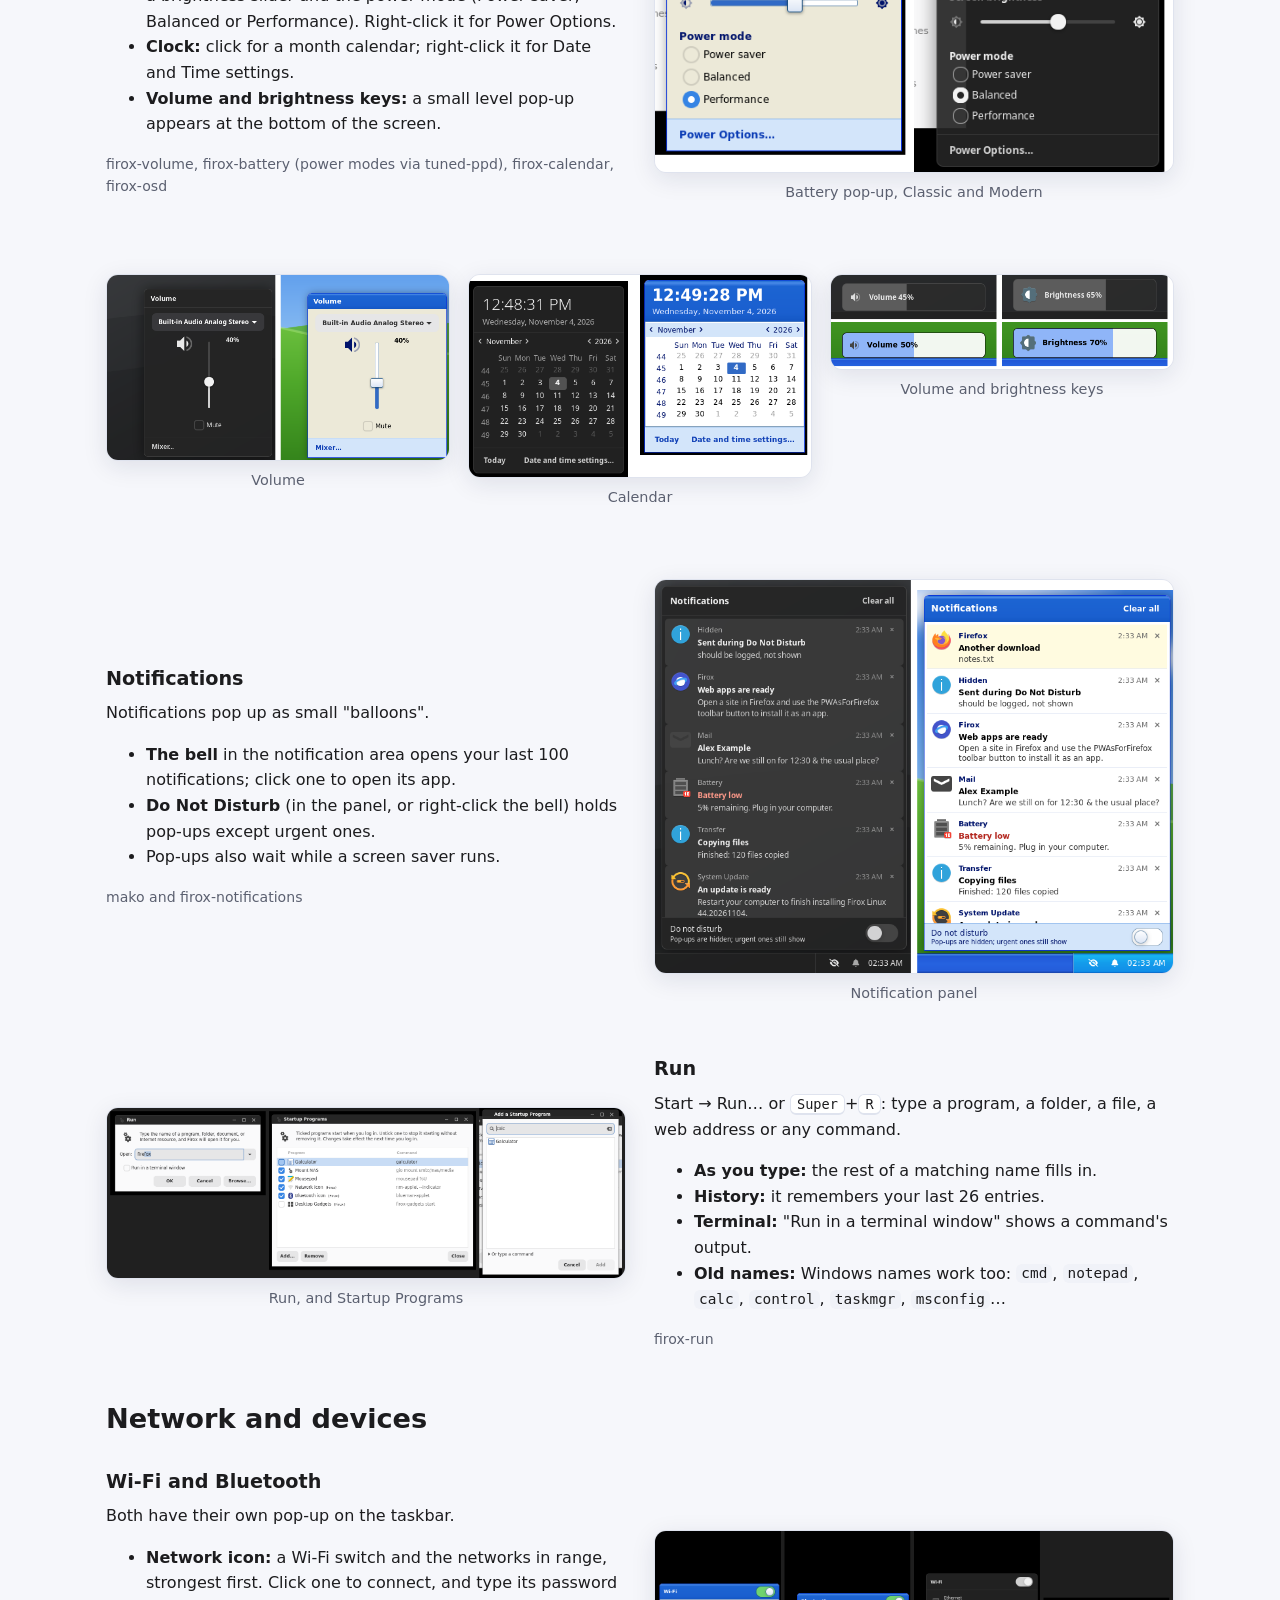
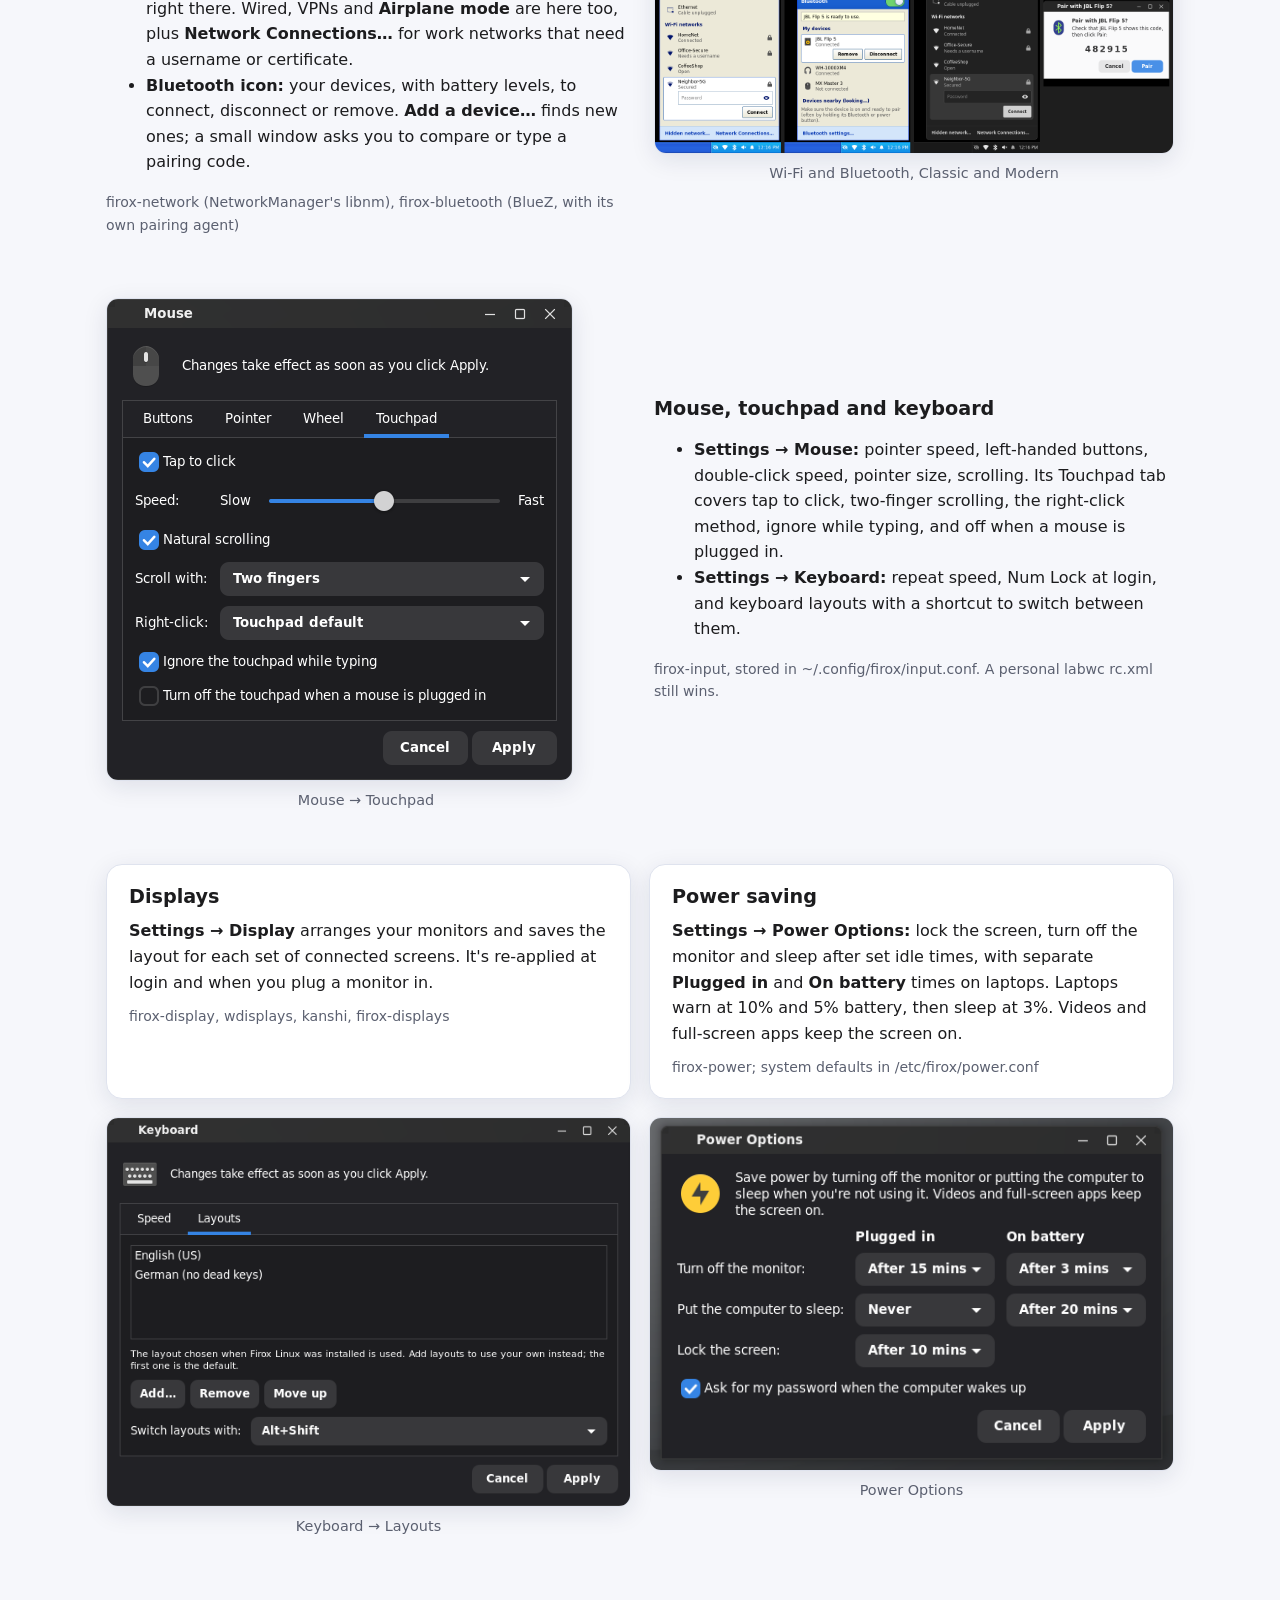
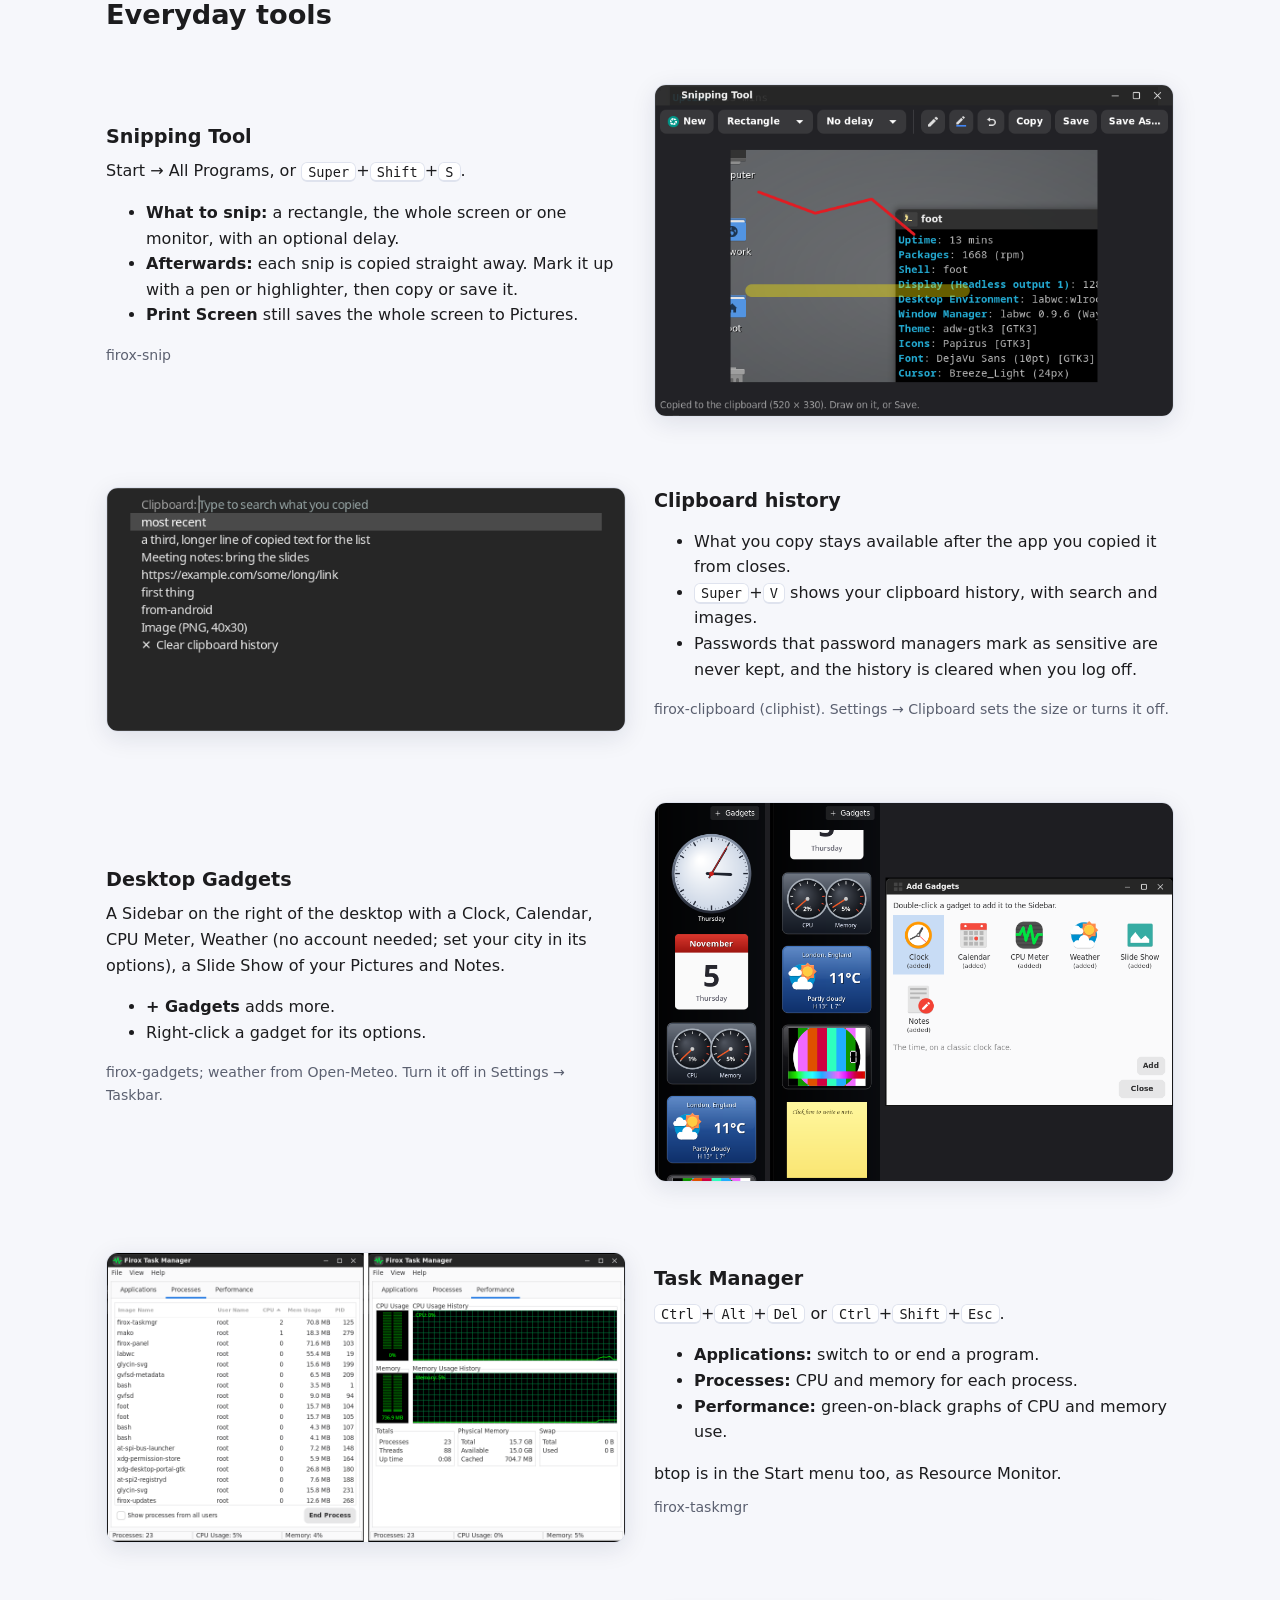
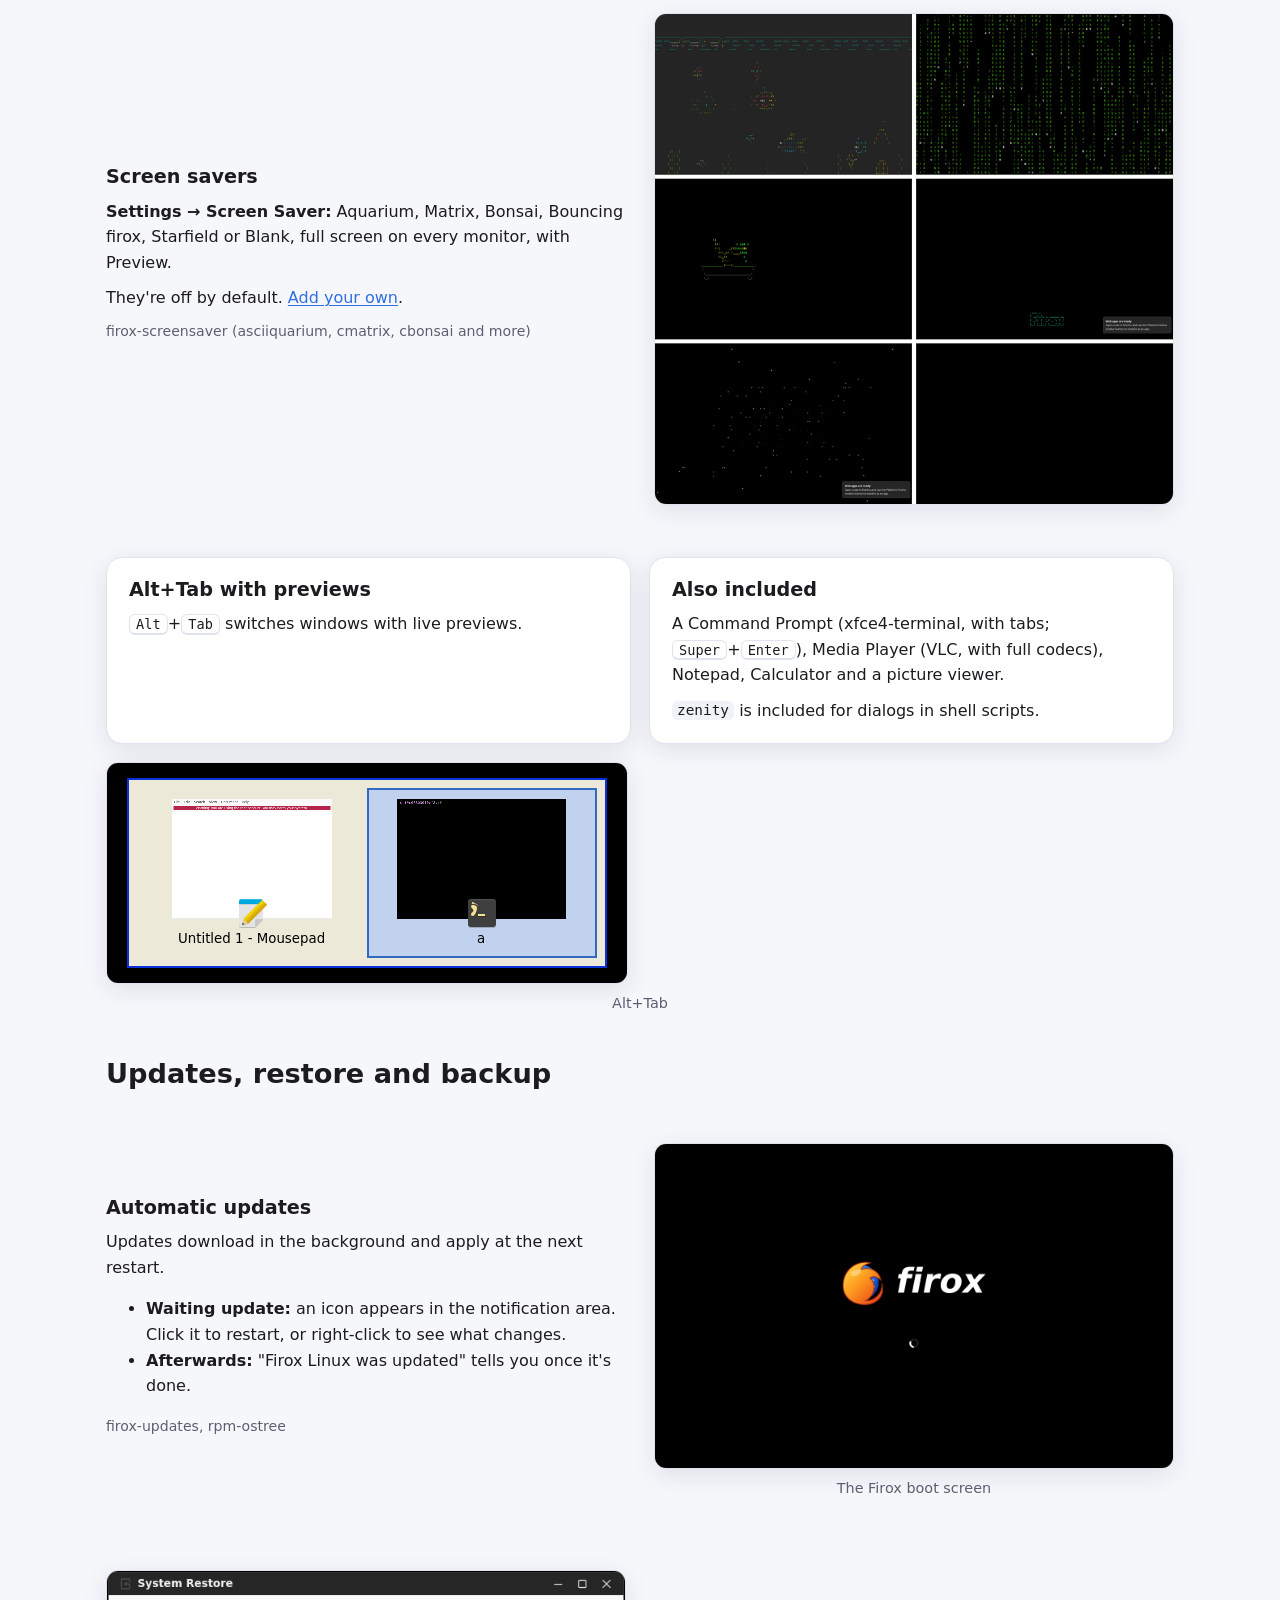
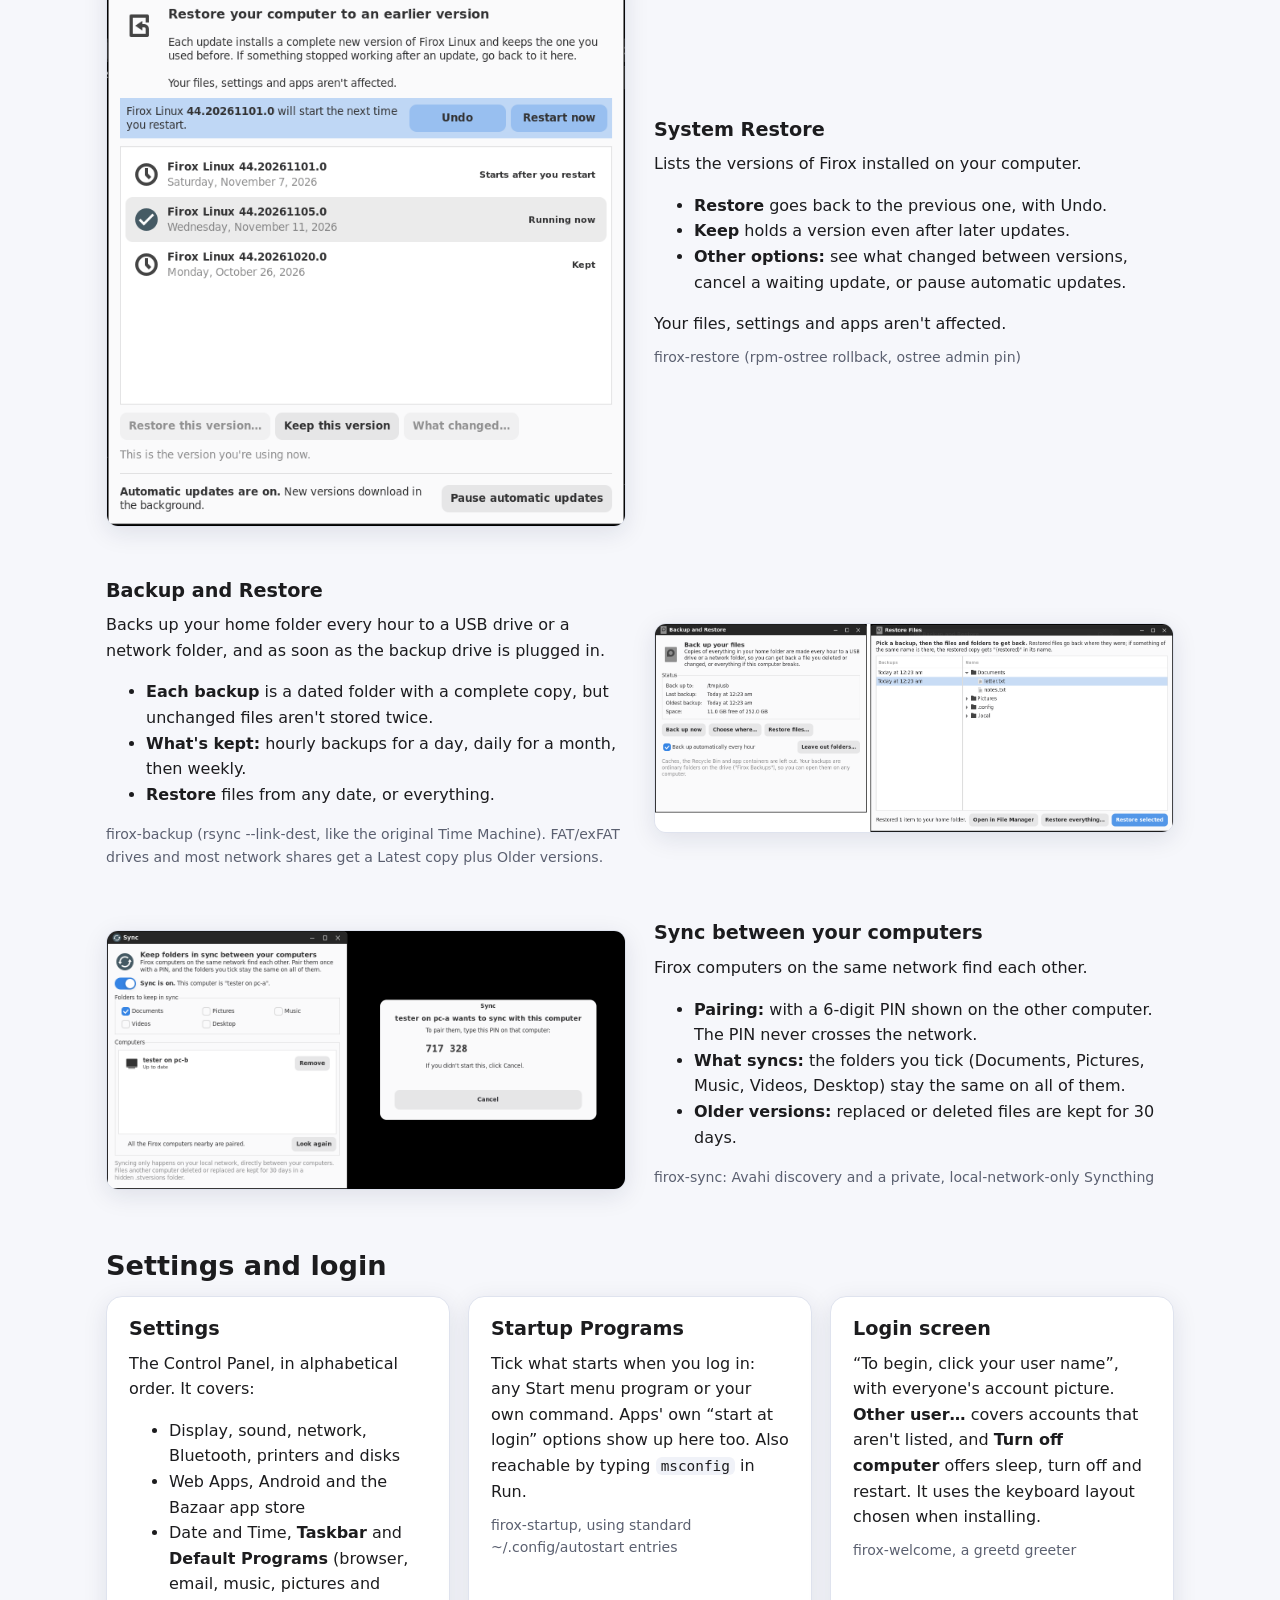
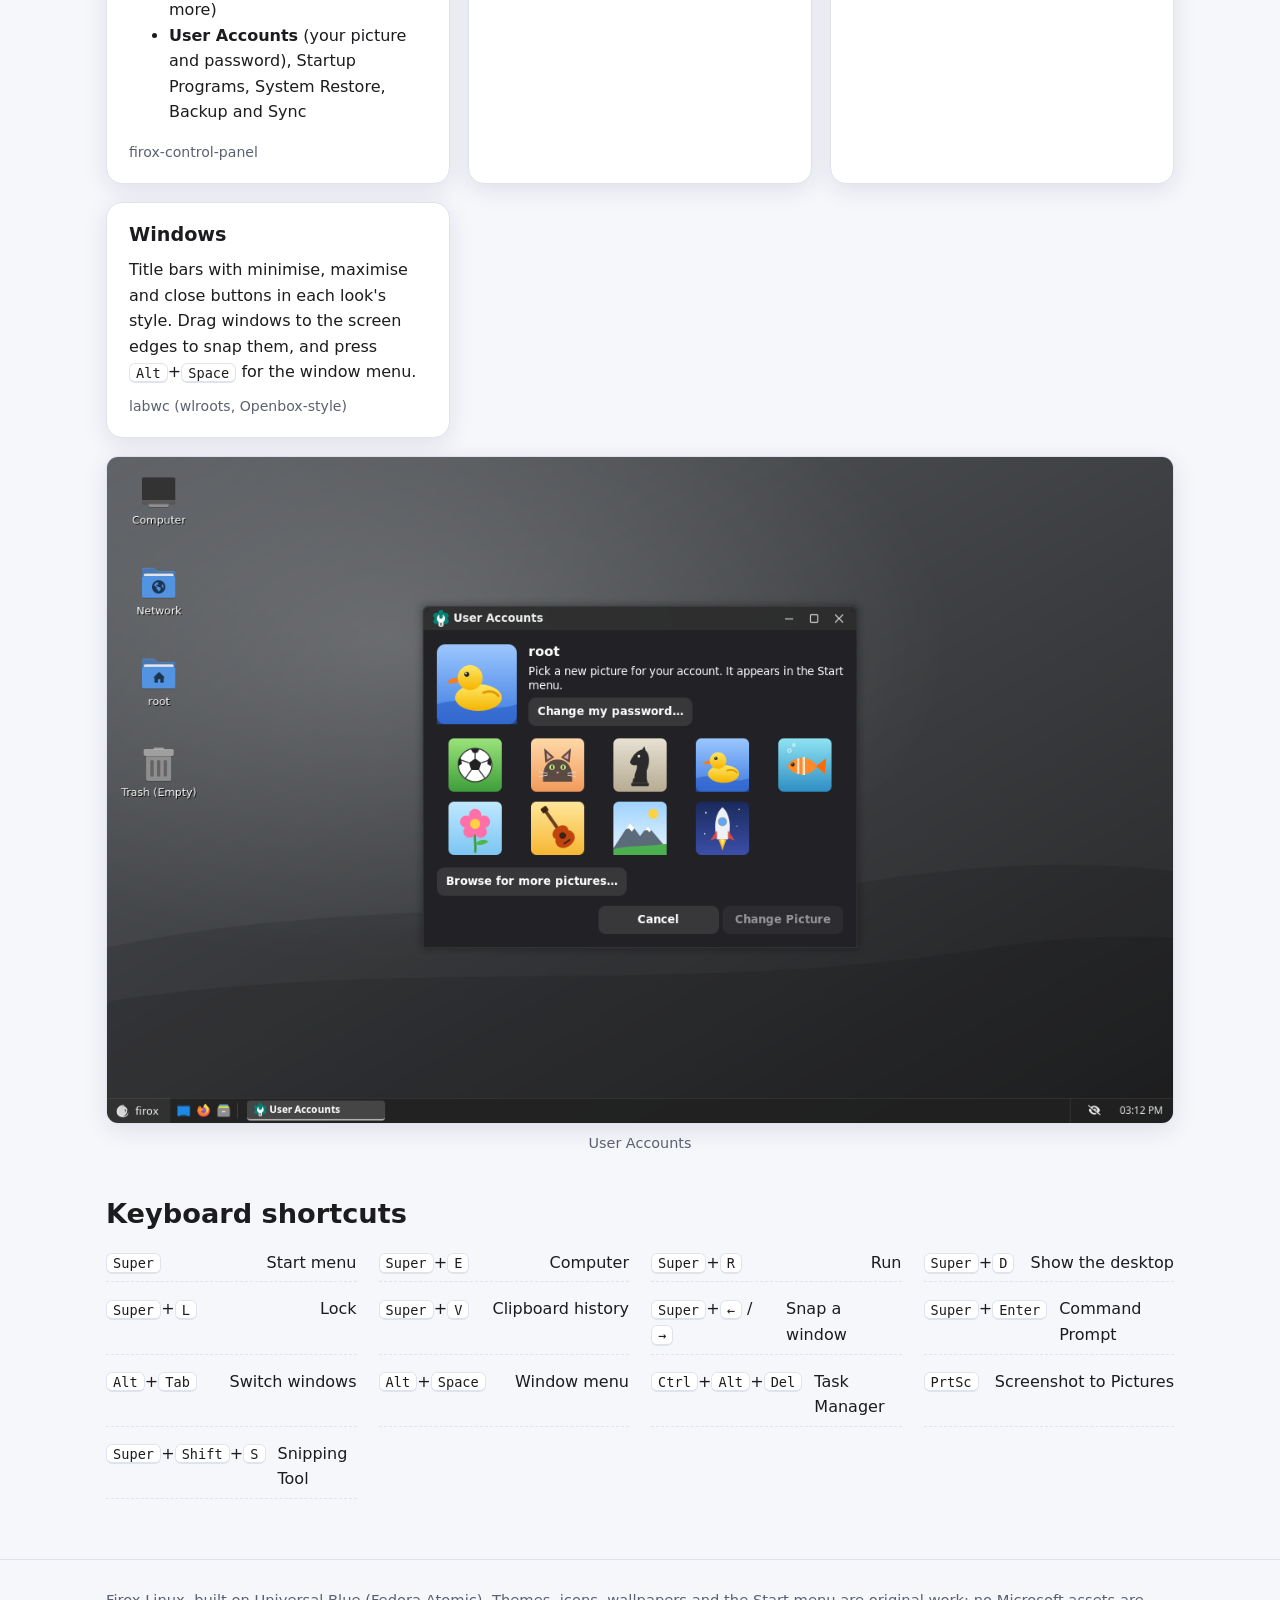
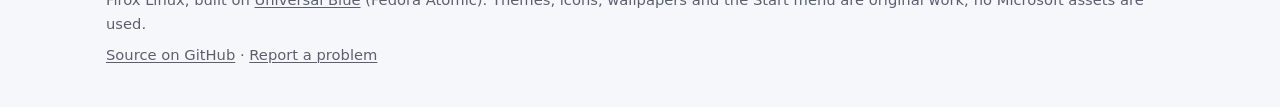
<file: docs/features.html>
<!doctype html>
<html lang="en">
<head>
<meta charset="utf-8">
<meta name="viewport" content="width=device-width, initial-scale=1">
<title>Features · Firox Linux</title>
<meta name="description" content="Everything in the Firox Linux desktop: taskbar, Start menu, Wi-Fi and Bluetooth pop-ups, System Restore, Backup, Sync, gadgets, Task Manager and more.">
<meta property="og:title" content="Features · Firox Linux">
<meta property="og:description" content="Everything in the Firox Linux desktop: taskbar, Start menu, Wi-Fi and Bluetooth pop-ups, System Restore, Backup, Sync, gadgets, Task Manager and more.">
<meta property="og:image" content="screenshots/glass.png">
<link rel="icon" href="assets/firox-orb.svg" type="image/svg+xml">
<link rel="stylesheet" href="assets/style.css">
</head>
<body>
<header class="site-header">
    <div class="wrap">
        <a class="brand" href="index.html"><img src="assets/firox-orb.svg" alt=""><span>firox</span> Linux</a>
        <nav class="nav" aria-label="Site">
        <a href="index.html">Home</a>
        <a href="looks.html">Looks</a>
        <a href="features.html" aria-current="page">Features</a>
        <a href="install.html">Install</a>
        <a href="guide.html">Guide</a>
        <a href="https://github.com/kurodenkou/firox">GitHub</a>
        </nav>
    </div>
</header>
<section class="hero page-hero">
    <div class="wrap">
        <h1>What's in the desktop</h1>
        <p class="lead">Everything is built for Firox: the taskbar, Start menu, Settings and the tools you reach from them.</p>
    </div>
</section>
<main>
<div class="wrap">

<ul class="toc">
    <li><a href="#taskbar">Taskbar and Start menu</a></li>
    <li><a href="#network">Network and devices</a></li>
    <li><a href="#tools">Everyday tools</a></li>
    <li><a href="#safe">Updates, restore and backup</a></li>
    <li><a href="#settings">Settings and login</a></li>
    <li><a href="#shortcuts">Keyboard shortcuts</a></li>
</ul>

<h2 id="taskbar">Taskbar and Start menu</h2>

<div class="feature">
    <div class="feature-text">
        <h3>The taskbar</h3>
        <p>A start button, Quick Launch, window buttons, the notification area and the clock, on every monitor with that monitor's windows.</p>
<ul>
    <li><b>Grouping:</b> windows of the same app share one button ("3 Foot ▴"); click it to pick a window.</li>
    <li><b>Window buttons:</b> click to show or minimise. Right-click for Restore, Minimize, Maximize and Close; middle-click closes.</li>
    <li><b>Quick Launch:</b> right-click a program in the Start menu, or a window button, and choose <b>Pin to Quick Launch</b>. Drag buttons and icons to rearrange them.</li>
    <li><b>Settings → Taskbar</b> (or right-click an empty part of the taskbar): auto-hide, grouping, Quick Launch and seconds on the clock.</li>
</ul>
        <p class="tech">firox-panel (GTK, layer-shell, window list over wlr-foreign-toplevel-management). Styled by the theme's panel.css; your own rules go in ~/.config/firox/panel.css. waybar is kept as a fallback.</p>
    </div>
    <figure>
    <img src="screenshots/taskbar.png" alt="Taskbar: grouped terminals, the same windows ungrouped, and the Modern look" loading="lazy">
    <figcaption>Grouped, ungrouped, and in the Modern look</figcaption>
</figure>
</div>

<div class="feature">
    <div class="feature-text">
        <h3>The Start menu</h3>
        <ul>
    <li><b>Top:</b> your account picture and name.</li>
    <li><b>Left column:</b> pinned <b>Internet</b>, <b>Web Apps</b> and <b>Android Apps</b>, your most-used programs, and <b>All Programs</b>, grouped into folders. Start typing to search.</li>
    <li><b>Right column:</b> Documents, Pictures, Music, Computer, Network Places, Settings, <b>Bazaar</b> (the app store), Help, Search and Run.</li>
    <li><b>Bottom:</b> <b>Log Off</b> and <b>Turn Off Computer</b> dialogs.</li>
</ul>
        <p class="tech">firox-startmenu (Python, GTK3, gtk-layer-shell)</p>
    </div>
    <figure>
    <img src="screenshots/all-programs.png" alt="All Programs in the Start menu" loading="lazy">
    <figcaption>All Programs</figcaption>
</figure>
</div>

<div class="feature">
    <div class="feature-text">
        <h3>Volume, battery and the clock</h3>
        <ul>
    <li><b>Speaker:</b> click for a volume slider with Mute and a choice of speakers or headphones.</li>
    <li><b>Battery:</b> click for the charge and time left, battery health, a brightness slider and the power mode (Power saver, Balanced or Performance). Right-click it for Power Options.</li>
    <li><b>Clock:</b> click for a month calendar; right-click it for Date and Time settings.</li>
    <li><b>Volume and brightness keys:</b> a small level pop-up appears at the bottom of the screen.</li>
</ul>
        <p class="tech">firox-volume, firox-battery (power modes via tuned-ppd), firox-calendar, firox-osd</p>
    </div>
    <figure>
    <img src="screenshots/battery.png" alt="Battery pop-up in Classic and Modern" loading="lazy">
    <figcaption>Battery pop-up, Classic and Modern</figcaption>
</figure>
</div>

<div class="shots">
    <figure>
    <img src="screenshots/volume.png" alt="Volume pop-up" loading="lazy">
    <figcaption>Volume</figcaption>
</figure>
    <figure>
    <img src="screenshots/calendar.png" alt="Calendar pop-up" loading="lazy">
    <figcaption>Calendar</figcaption>
</figure>
    <figure>
    <img src="screenshots/osd.png" alt="Volume and brightness level pop-ups" loading="lazy">
    <figcaption>Volume and brightness keys</figcaption>
</figure>
</div>

<div class="feature">
    <div class="feature-text">
        <h3>Notifications</h3>
        <p>Notifications pop up as small "balloons".</p>
<ul>
    <li><b>The bell</b> in the notification area opens your last 100 notifications; click one to open its app.</li>
    <li><b>Do Not Disturb</b> (in the panel, or right-click the bell) holds pop-ups except urgent ones.</li>
    <li>Pop-ups also wait while a screen saver runs.</li>
</ul>
        <p class="tech">mako and firox-notifications</p>
    </div>
    <figure>
    <img src="screenshots/notifications.png" alt="Notification panel in Modern and Classic" loading="lazy">
    <figcaption>Notification panel</figcaption>
</figure>
</div>

<div class="feature">
    <div class="feature-text">
        <h3>Run</h3>
        <p>Start → Run… or <kbd>Super</kbd>+<kbd>R</kbd>: type a program, a folder, a file, a web address or any command.</p>
<ul>
    <li><b>As you type:</b> the rest of a matching name fills in.</li>
    <li><b>History:</b> it remembers your last 26 entries.</li>
    <li><b>Terminal:</b> "Run in a terminal window" shows a command's output.</li>
    <li><b>Old names:</b> Windows names work too: <code>cmd</code>, <code>notepad</code>, <code>calc</code>, <code>control</code>, <code>taskmgr</code>, <code>msconfig</code>…</li>
</ul>
        <p class="tech">firox-run</p>
    </div>
    <figure>
    <img src="screenshots/run-startup.png" alt="Run box, Startup Programs and Add a Startup Program" loading="lazy">
    <figcaption>Run, and Startup Programs</figcaption>
</figure>
</div>

<h2 id="network">Network and devices</h2>

<div class="feature">
    <div class="feature-text">
        <h3>Wi-Fi and Bluetooth</h3>
        <p>Both have their own pop-up on the taskbar.</p>
<ul>
    <li><b>Network icon:</b> a Wi-Fi switch and the networks in range, strongest first. Click one to connect, and type its password right there. Wired, VPNs and <b>Airplane mode</b> are here too, plus <b>Network Connections…</b> for work networks that need a username or certificate.</li>
    <li><b>Bluetooth icon:</b> your devices, with battery levels, to connect, disconnect or remove. <b>Add a device…</b> finds new ones; a small window asks you to compare or type a pairing code.</li>
</ul>
        <p class="tech">firox-network (NetworkManager's libnm), firox-bluetooth (BlueZ, with its own pairing agent)</p>
    </div>
    <figure>
    <img src="screenshots/network-bluetooth.png" alt="Wi-Fi and Bluetooth pop-ups, and the pairing prompt" loading="lazy">
    <figcaption>Wi-Fi and Bluetooth, Classic and Modern</figcaption>
</figure>
</div>

<div class="feature">
    <div class="feature-text">
        <h3>Mouse, touchpad and keyboard</h3>
        <ul>
    <li><b>Settings → Mouse:</b> pointer speed, left-handed buttons, double-click speed, pointer size, scrolling. Its Touchpad tab covers tap to click, two-finger scrolling, the right-click method, ignore while typing, and off when a mouse is plugged in.</li>
    <li><b>Settings → Keyboard:</b> repeat speed, Num Lock at login, and keyboard layouts with a shortcut to switch between them.</li>
</ul>
        <p class="tech">firox-input, stored in ~/.config/firox/input.conf. A personal labwc rc.xml still wins.</p>
    </div>
    <figure>
    <img src="screenshots/mouse-touchpad.png" alt="Mouse settings, Touchpad tab" loading="lazy">
    <figcaption>Mouse → Touchpad</figcaption>
</figure>
</div>

<div class="grid two">
<div class="card">
    <h3>Displays</h3>
    <p><b>Settings → Display</b> arranges your monitors and saves the layout for each set of connected screens. It's re-applied at login and when you plug a monitor in.</p>
    <p class="tech">firox-display, wdisplays, kanshi, firox-displays</p>
</div>
<div class="card">
    <h3>Power saving</h3>
    <p><b>Settings → Power Options:</b> lock the screen, turn off the monitor and sleep after set idle times, with separate <b>Plugged in</b> and <b>On battery</b> times on laptops. Laptops warn at 10% and 5% battery, then sleep at 3%. Videos and full-screen apps keep the screen on.</p>
    <p class="tech">firox-power; system defaults in /etc/firox/power.conf</p>
</div>
</div>
<div class="shots">
    <figure>
    <img src="screenshots/keyboard-layouts.png" alt="Keyboard settings, Layouts" loading="lazy">
    <figcaption>Keyboard → Layouts</figcaption>
</figure>
    <figure>
    <img src="screenshots/power-options.png" alt="Power Options on a laptop" loading="lazy">
    <figcaption>Power Options</figcaption>
</figure>
</div>

<h2 id="tools">Everyday tools</h2>

<div class="feature">
    <div class="feature-text">
        <h3>Snipping Tool</h3>
        <p>Start → All Programs, or <kbd>Super</kbd>+<kbd>Shift</kbd>+<kbd>S</kbd>.</p>
<ul>
    <li><b>What to snip:</b> a rectangle, the whole screen or one monitor, with an optional delay.</li>
    <li><b>Afterwards:</b> each snip is copied straight away. Mark it up with a pen or highlighter, then copy or save it.</li>
    <li><b>Print Screen</b> still saves the whole screen to Pictures.</li>
</ul>
        <p class="tech">firox-snip</p>
    </div>
    <figure>
    <img src="screenshots/snipping-tool.png" alt="Snipping Tool" loading="lazy">
</figure>
</div>

<div class="feature">
    <div class="feature-text">
        <h3>Clipboard history</h3>
        <ul>
    <li>What you copy stays available after the app you copied it from closes.</li>
    <li><kbd>Super</kbd>+<kbd>V</kbd> shows your clipboard history, with search and images.</li>
    <li>Passwords that password managers mark as sensitive are never kept, and the history is cleared when you log off.</li>
</ul>
        <p class="tech">firox-clipboard (cliphist). Settings → Clipboard sets the size or turns it off.</p>
    </div>
    <figure>
    <img src="screenshots/clipboard-history.png" alt="Clipboard history" loading="lazy">
</figure>
</div>

<div class="feature">
    <div class="feature-text">
        <h3>Desktop Gadgets</h3>
        <p>A Sidebar on the right of the desktop with a Clock, Calendar, CPU Meter, Weather (no account needed; set your city in its options), a Slide Show of your Pictures and Notes.</p>
<ul>
    <li><b>+ Gadgets</b> adds more.</li>
    <li>Right-click a gadget for its options.</li>
</ul>
        <p class="tech">firox-gadgets; weather from Open-Meteo. Turn it off in Settings → Taskbar.</p>
    </div>
    <figure>
    <img src="screenshots/gadgets.png" alt="Desktop Gadgets: the Sidebar and Add Gadgets" loading="lazy">
</figure>
</div>

<div class="feature">
    <div class="feature-text">
        <h3>Task Manager</h3>
        <p><kbd>Ctrl</kbd>+<kbd>Alt</kbd>+<kbd>Del</kbd> or <kbd>Ctrl</kbd>+<kbd>Shift</kbd>+<kbd>Esc</kbd>.</p>
<ul>
    <li><b>Applications:</b> switch to or end a program.</li>
    <li><b>Processes:</b> CPU and memory for each process.</li>
    <li><b>Performance:</b> green-on-black graphs of CPU and memory use.</li>
</ul>
<p>btop is in the Start menu too, as Resource Monitor.</p>
        <p class="tech">firox-taskmgr</p>
    </div>
    <figure>
    <img src="screenshots/task-manager.png" alt="Task Manager: Processes and Performance" loading="lazy">
</figure>
</div>

<div class="feature">
    <div class="feature-text">
        <h3>Screen savers</h3>
        <p><b>Settings → Screen Saver:</b> Aquarium, Matrix, Bonsai, Bouncing firox, Starfield or Blank, full screen on every monitor, with Preview.</p>
<p>They're off by default. <a href="guide.html#screen-savers">Add your own</a>.</p>
        <p class="tech">firox-screensaver (asciiquarium, cmatrix, cbonsai and more)</p>
    </div>
    <figure>
    <img src="screenshots/screensavers.png" alt="Screen Saver settings" loading="lazy">
</figure>
</div>

<div class="grid two">
<div class="card">
    <h3>Alt+Tab with previews</h3>
    <p><kbd>Alt</kbd>+<kbd>Tab</kbd> switches windows with live previews.</p>
</div>
<div class="card">
    <h3>Also included</h3>
    <p>A Command Prompt (xfce4-terminal, with tabs; <kbd>Super</kbd>+<kbd>Enter</kbd>), Media Player (VLC, with full codecs), Notepad, Calculator and a picture viewer.</p><p><code>zenity</code> is included for dialogs in shell scripts.</p>
</div>
</div>
<figure>
    <img src="screenshots/alt-tab.png" alt="Alt+Tab window switcher" loading="lazy">
    <figcaption>Alt+Tab</figcaption>
</figure>

<h2 id="safe">Updates, restore and backup</h2>

<div class="feature">
    <div class="feature-text">
        <h3>Automatic updates</h3>
        <p>Updates download in the background and apply at the next restart.</p>
<ul>
    <li><b>Waiting update:</b> an icon appears in the notification area. Click it to restart, or right-click to see what changes.</li>
    <li><b>Afterwards:</b> "Firox Linux was updated" tells you once it's done.</li>
</ul>
        <p class="tech">firox-updates, rpm-ostree</p>
    </div>
    <figure>
    <img src="screenshots/boot-splash.png" alt="Firox boot splash" loading="lazy">
    <figcaption>The Firox boot screen</figcaption>
</figure>
</div>

<div class="feature">
    <div class="feature-text">
        <h3>System Restore</h3>
        <p>Lists the versions of Firox installed on your computer.</p>
<ul>
    <li><b>Restore</b> goes back to the previous one, with Undo.</li>
    <li><b>Keep</b> holds a version even after later updates.</li>
    <li><b>Other options:</b> see what changed between versions, cancel a waiting update, or pause automatic updates.</li>
</ul>
<p>Your files, settings and apps aren't affected.</p>
        <p class="tech">firox-restore (rpm-ostree rollback, ostree admin pin)</p>
    </div>
    <figure>
    <img src="screenshots/system-restore.png" alt="System Restore" loading="lazy">
</figure>
</div>

<div class="feature">
    <div class="feature-text">
        <h3>Backup and Restore</h3>
        <p>Backs up your home folder every hour to a USB drive or a network folder, and as soon as the backup drive is plugged in.</p>
<ul>
    <li><b>Each backup</b> is a dated folder with a complete copy, but unchanged files aren't stored twice.</li>
    <li><b>What's kept:</b> hourly backups for a day, daily for a month, then weekly.</li>
    <li><b>Restore</b> files from any date, or everything.</li>
</ul>
        <p class="tech">firox-backup (rsync --link-dest, like the original Time Machine). FAT/exFAT drives and most network shares get a Latest copy plus Older versions.</p>
    </div>
    <figure>
    <img src="screenshots/backup.png" alt="Backup and Restore" loading="lazy">
</figure>
</div>

<div class="feature">
    <div class="feature-text">
        <h3>Sync between your computers</h3>
        <p>Firox computers on the same network find each other.</p>
<ul>
    <li><b>Pairing:</b> with a 6-digit PIN shown on the other computer. The PIN never crosses the network.</li>
    <li><b>What syncs:</b> the folders you tick (Documents, Pictures, Music, Videos, Desktop) stay the same on all of them.</li>
    <li><b>Older versions:</b> replaced or deleted files are kept for 30 days.</li>
</ul>
        <p class="tech">firox-sync: Avahi discovery and a private, local-network-only Syncthing</p>
    </div>
    <figure>
    <img src="screenshots/sync.png" alt="Sync window and the PIN on the other computer" loading="lazy">
</figure>
</div>

<h2 id="settings">Settings and login</h2>

<div class="grid two">
<div class="card">
    <h3>Settings</h3>
    <p>The Control Panel, in alphabetical order. It covers:</p><ul><li>Display, sound, network, Bluetooth, printers and disks</li><li>Web Apps, Android and the Bazaar app store</li><li>Date and Time, <b>Taskbar</b> and <b>Default Programs</b> (browser, email, music, pictures and more)</li><li><b>User Accounts</b> (your picture and password), Startup Programs, System Restore, Backup and Sync</li></ul>
    <p class="tech">firox-control-panel</p>
</div>
<div class="card">
    <h3>Startup Programs</h3>
    <p>Tick what starts when you log in: any Start menu program or your own command. Apps' own &ldquo;start at login&rdquo; options show up here too. Also reachable by typing <code>msconfig</code> in Run.</p>
    <p class="tech">firox-startup, using standard ~/.config/autostart entries</p>
</div>
<div class="card">
    <h3>Login screen</h3>
    <p>&ldquo;To begin, click your user name&rdquo;, with everyone's account picture. <b>Other user…</b> covers accounts that aren't listed, and <b>Turn off computer</b> offers sleep, turn off and restart. It uses the keyboard layout chosen when installing.</p>
    <p class="tech">firox-welcome, a greetd greeter</p>
</div>
<div class="card">
    <h3>Windows</h3>
    <p>Title bars with minimise, maximise and close buttons in each look's style. Drag windows to the screen edges to snap them, and press <kbd>Alt</kbd>+<kbd>Space</kbd> for the window menu.</p>
    <p class="tech">labwc (wlroots, Openbox-style)</p>
</div>
</div>
<figure>
    <img src="screenshots/user-accounts.png" alt="User Accounts: change your picture or password" loading="lazy">
    <figcaption>User Accounts</figcaption>
</figure>

<h2 id="shortcuts">Keyboard shortcuts</h2>
<div class="keys">
    <div><span><kbd>Super</kbd></span><span>Start menu</span></div>
    <div><span><kbd>Super</kbd>+<kbd>E</kbd></span><span>Computer</span></div>
    <div><span><kbd>Super</kbd>+<kbd>R</kbd></span><span>Run</span></div>
    <div><span><kbd>Super</kbd>+<kbd>D</kbd></span><span>Show the desktop</span></div>
    <div><span><kbd>Super</kbd>+<kbd>L</kbd></span><span>Lock</span></div>
    <div><span><kbd>Super</kbd>+<kbd>V</kbd></span><span>Clipboard history</span></div>
    <div><span><kbd>Super</kbd>+<kbd>←</kbd> / <kbd>→</kbd></span><span>Snap a window</span></div>
    <div><span><kbd>Super</kbd>+<kbd>Enter</kbd></span><span>Command Prompt</span></div>
    <div><span><kbd>Alt</kbd>+<kbd>Tab</kbd></span><span>Switch windows</span></div>
    <div><span><kbd>Alt</kbd>+<kbd>Space</kbd></span><span>Window menu</span></div>
    <div><span><kbd>Ctrl</kbd>+<kbd>Alt</kbd>+<kbd>Del</kbd></span><span>Task Manager</span></div>
    <div><span><kbd>PrtSc</kbd></span><span>Screenshot to Pictures</span></div>
    <div><span><kbd>Super</kbd>+<kbd>Shift</kbd>+<kbd>S</kbd></span><span>Snipping Tool</span></div>
</div>

</div>
</main>
<footer class="site-footer">
    <div class="wrap">
        <span>Firox Linux, built on <a href="https://universal-blue.org/">Universal Blue</a> (Fedora Atomic). Themes, icons, wallpapers and the Start menu are original work; no Microsoft assets are used.</span>
        <span><a href="https://github.com/kurodenkou/firox">Source on GitHub</a> · <a href="https://github.com/kurodenkou/firox/issues">Report a problem</a></span>
    </div>
</footer>
<script src="assets/site.js"></script>
</body>
</html>
</file>
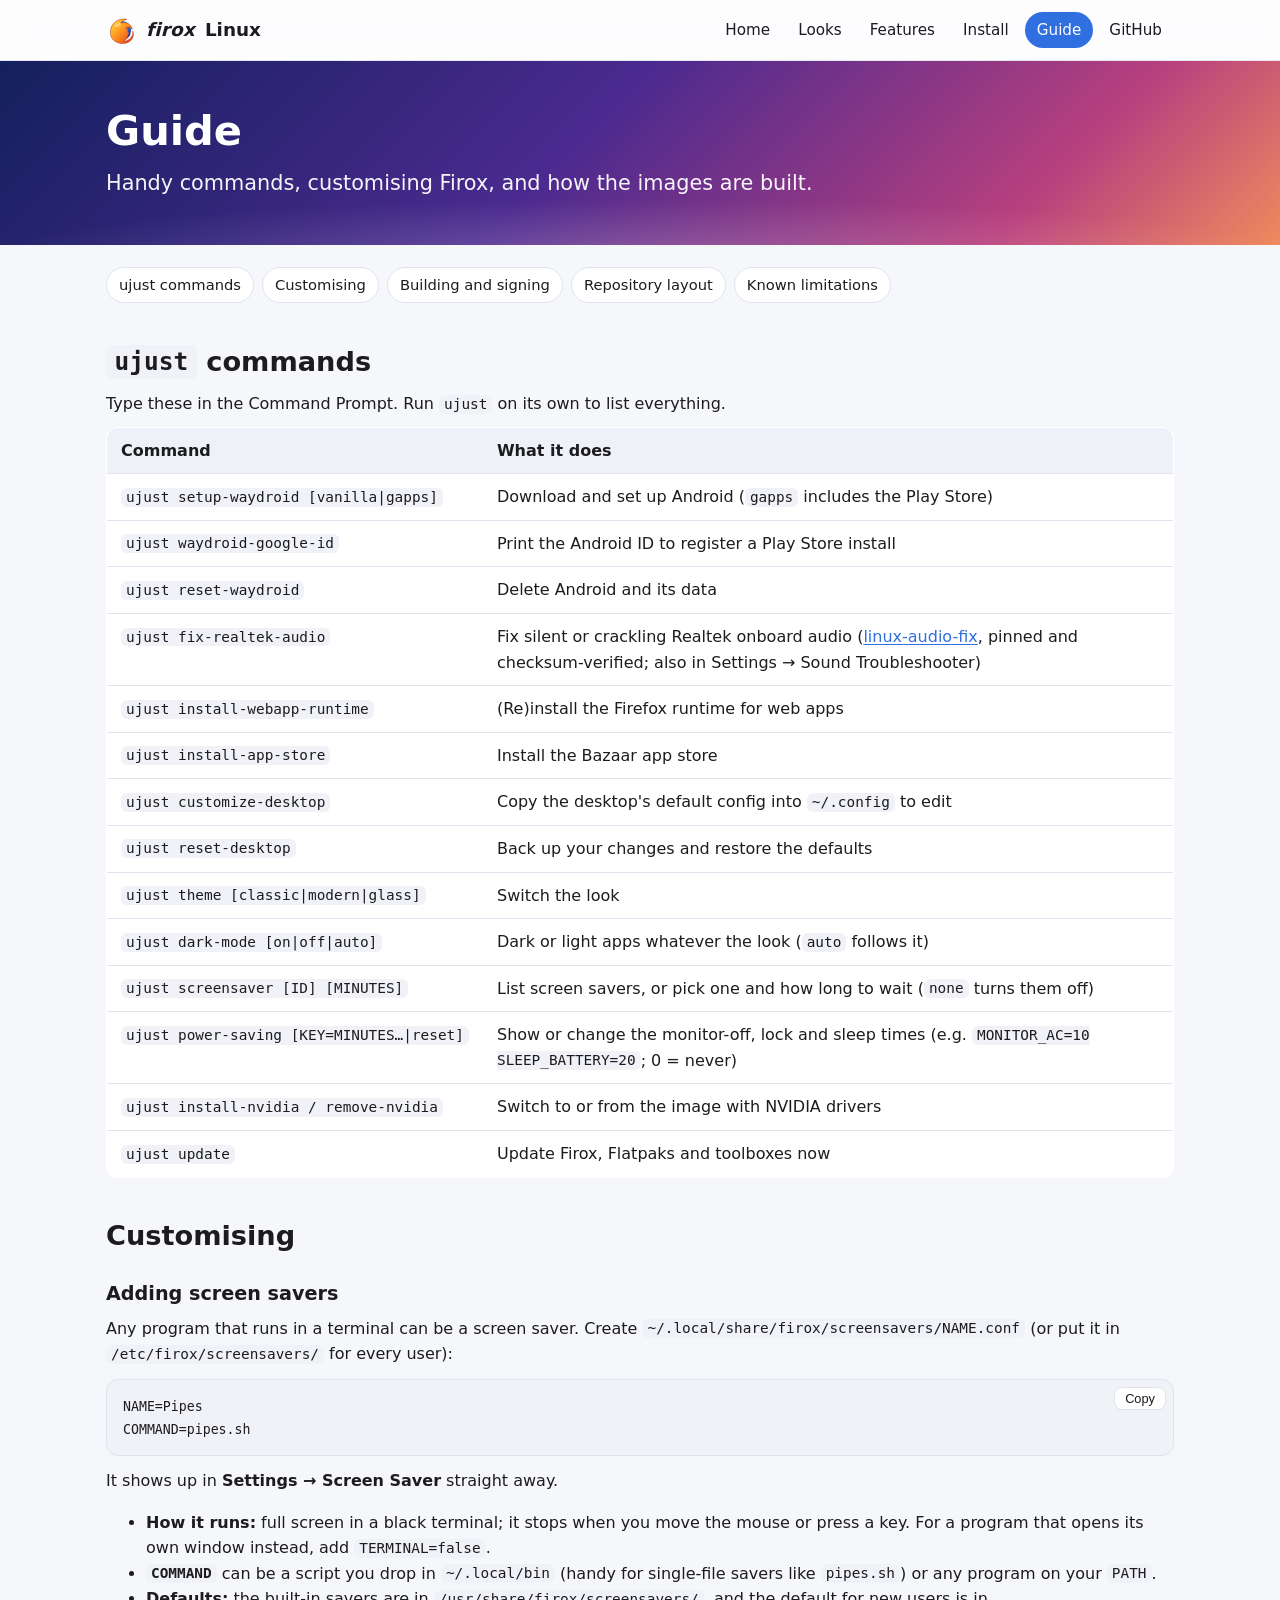
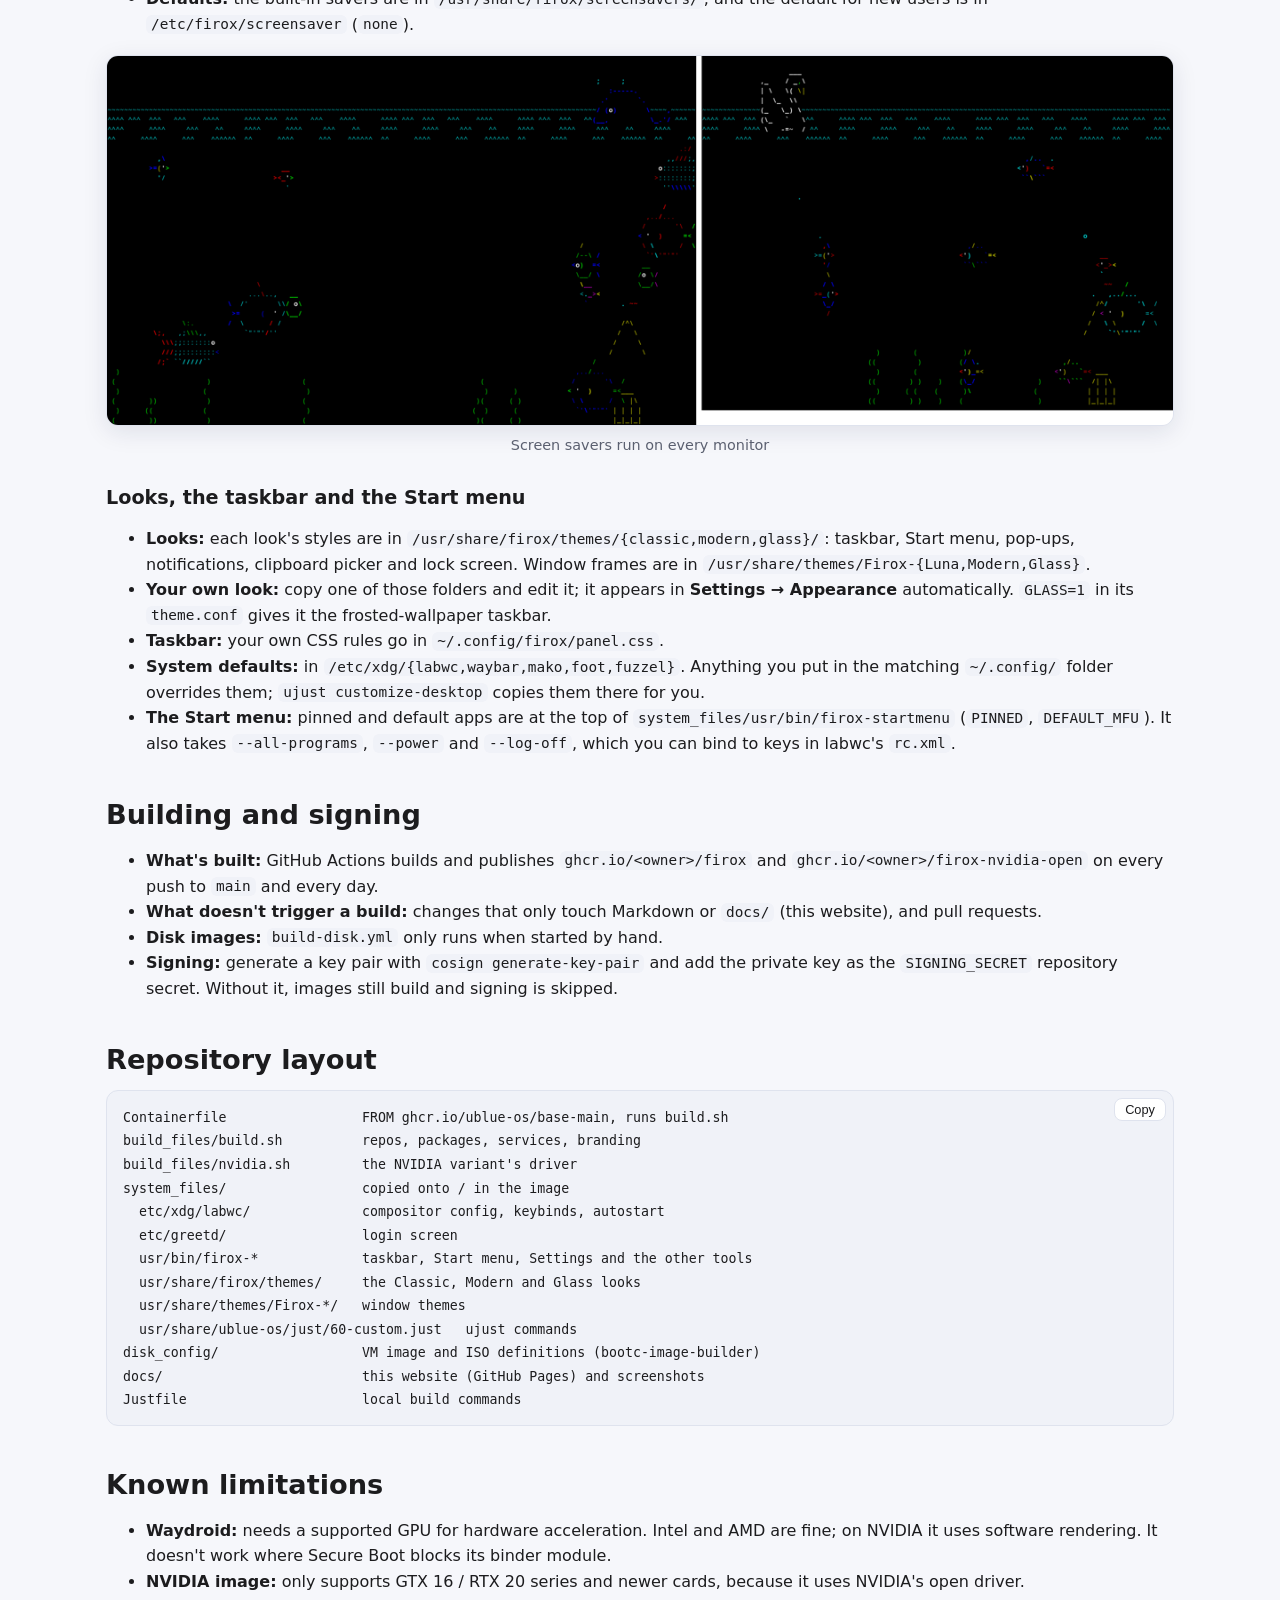
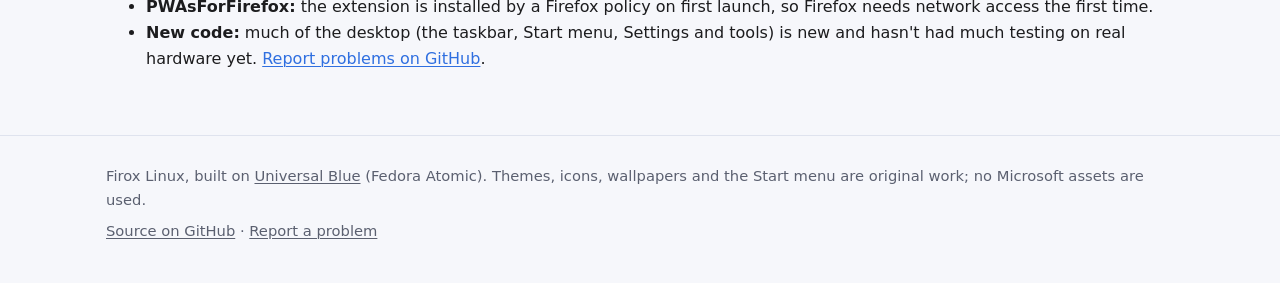
<file: docs/guide.html>
<!doctype html>
<html lang="en">
<head>
<meta charset="utf-8">
<meta name="viewport" content="width=device-width, initial-scale=1">
<title>Guide · Firox Linux</title>
<meta name="description" content="Firox Linux guide: ujust commands, adding screen savers, customising the looks, building and signing images, and known limitations.">
<meta property="og:title" content="Guide · Firox Linux">
<meta property="og:description" content="Firox Linux guide: ujust commands, adding screen savers, customising the looks, building and signing images, and known limitations.">
<meta property="og:image" content="screenshots/glass.png">
<link rel="icon" href="assets/firox-orb.svg" type="image/svg+xml">
<link rel="stylesheet" href="assets/style.css">
</head>
<body>
<header class="site-header">
    <div class="wrap">
        <a class="brand" href="index.html"><img src="assets/firox-orb.svg" alt=""><span>firox</span> Linux</a>
        <nav class="nav" aria-label="Site">
        <a href="index.html">Home</a>
        <a href="looks.html">Looks</a>
        <a href="features.html">Features</a>
        <a href="install.html">Install</a>
        <a href="guide.html" aria-current="page">Guide</a>
        <a href="https://github.com/kurodenkou/firox">GitHub</a>
        </nav>
    </div>
</header>
<section class="hero page-hero">
    <div class="wrap">
        <h1>Guide</h1>
        <p class="lead">Handy commands, customising Firox, and how the images are built.</p>
    </div>
</section>
<main>
<div class="wrap">

<ul class="toc">
    <li><a href="#ujust">ujust commands</a></li>
    <li><a href="#customising">Customising</a></li>
    <li><a href="#building">Building and signing</a></li>
    <li><a href="#layout">Repository layout</a></li>
    <li><a href="#limitations">Known limitations</a></li>
</ul>

<h2 id="ujust"><code>ujust</code> commands</h2>
<p>Type these in the Command Prompt. Run <code>ujust</code> on its own to list everything.</p>
<div class="table-wrap">
<table>
    <thead><tr><th>Command</th><th>What it does</th></tr></thead>
    <tbody>
        <tr><td><code>ujust setup-waydroid [vanilla|gapps]</code></td><td>Download and set up Android (<code>gapps</code> includes the Play Store)</td></tr>
        <tr><td><code>ujust waydroid-google-id</code></td><td>Print the Android ID to register a Play Store install</td></tr>
        <tr><td><code>ujust reset-waydroid</code></td><td>Delete Android and its data</td></tr>
        <tr><td><code>ujust fix-realtek-audio</code></td><td>Fix silent or crackling Realtek onboard audio (<a href="https://github.com/hello2himel/linux-audio-fix">linux-audio-fix</a>, pinned and checksum-verified; also in Settings → Sound Troubleshooter)</td></tr>
        <tr><td><code>ujust install-webapp-runtime</code></td><td>(Re)install the Firefox runtime for web apps</td></tr>
        <tr><td><code>ujust install-app-store</code></td><td>Install the Bazaar app store</td></tr>
        <tr><td><code>ujust customize-desktop</code></td><td>Copy the desktop's default config into <code>~/.config</code> to edit</td></tr>
        <tr><td><code>ujust reset-desktop</code></td><td>Back up your changes and restore the defaults</td></tr>
        <tr><td><code>ujust theme [classic|modern|glass]</code></td><td>Switch the look</td></tr>
        <tr><td><code>ujust dark-mode [on|off|auto]</code></td><td>Dark or light apps whatever the look (<code>auto</code> follows it)</td></tr>
        <tr><td><code>ujust screensaver [ID] [MINUTES]</code></td><td>List screen savers, or pick one and how long to wait (<code>none</code> turns them off)</td></tr>
        <tr><td><code>ujust power-saving [KEY=MINUTES…|reset]</code></td><td>Show or change the monitor-off, lock and sleep times (e.g. <code>MONITOR_AC=10 SLEEP_BATTERY=20</code>; 0 = never)</td></tr>
        <tr><td><code>ujust install-nvidia / remove-nvidia</code></td><td>Switch to or from the image with NVIDIA drivers</td></tr>
        <tr><td><code>ujust update</code></td><td>Update Firox, Flatpaks and toolboxes now</td></tr>
    </tbody>
</table>
</div>

<h2 id="customising">Customising</h2>
<h3 id="screen-savers">Adding screen savers</h3>
<p>Any program that runs in a terminal can be a screen saver. Create <code>~/.local/share/firox/screensavers/NAME.conf</code> (or put it in <code>/etc/firox/screensavers/</code> for every user):</p>
<div class="code"><pre><code>NAME=Pipes
COMMAND=pipes.sh</code></pre></div>
<p>It shows up in <b>Settings → Screen Saver</b> straight away.</p>
<ul>
    <li><b>How it runs:</b> full screen in a black terminal; it stops when you move the mouse or press a key. For a program that opens its own window instead, add <code>TERMINAL=false</code>.</li>
    <li><b><code>COMMAND</code></b> can be a script you drop in <code>~/.local/bin</code> (handy for single-file savers like <code>pipes.sh</code>) or any program on your <code>PATH</code>.</li>
    <li><b>Defaults:</b> the built-in savers are in <code>/usr/share/firox/screensavers/</code>, and the default for new users is in <code>/etc/firox/screensaver</code> (<code>none</code>).</li>
</ul>
<figure>
    <img src="screenshots/screensaver-two-monitors.png" alt="A screen saver running on two monitors" loading="lazy">
    <figcaption>Screen savers run on every monitor</figcaption>
</figure>

<h3>Looks, the taskbar and the Start menu</h3>
<ul>
    <li><b>Looks:</b> each look's styles are in <code>/usr/share/firox/themes/{classic,modern,glass}/</code>: taskbar, Start menu, pop-ups, notifications, clipboard picker and lock screen. Window frames are in <code>/usr/share/themes/Firox-{Luna,Modern,Glass}</code>.</li>
    <li><b>Your own look:</b> copy one of those folders and edit it; it appears in <b>Settings → Appearance</b> automatically. <code>GLASS=1</code> in its <code>theme.conf</code> gives it the frosted-wallpaper taskbar.</li>
    <li><b>Taskbar:</b> your own CSS rules go in <code>~/.config/firox/panel.css</code>.</li>
    <li><b>System defaults:</b> in <code>/etc/xdg/{labwc,waybar,mako,foot,fuzzel}</code>. Anything you put in the matching <code>~/.config/</code> folder overrides them; <code>ujust customize-desktop</code> copies them there for you.</li>
    <li><b>The Start menu:</b> pinned and default apps are at the top of <code>system_files/usr/bin/firox-startmenu</code> (<code>PINNED</code>, <code>DEFAULT_MFU</code>). It also takes <code>--all-programs</code>, <code>--power</code> and <code>--log-off</code>, which you can bind to keys in labwc's <code>rc.xml</code>.</li>
</ul>

<h2 id="building">Building and signing</h2>
<ul>
    <li><b>What's built:</b> GitHub Actions builds and publishes <code>ghcr.io/&lt;owner&gt;/firox</code> and <code>ghcr.io/&lt;owner&gt;/firox-nvidia-open</code> on every push to <code>main</code> and every day.</li>
    <li><b>What doesn't trigger a build:</b> changes that only touch Markdown or <code>docs/</code> (this website), and pull requests.</li>
    <li><b>Disk images:</b> <code>build-disk.yml</code> only runs when started by hand.</li>
    <li><b>Signing:</b> generate a key pair with <code>cosign generate-key-pair</code> and add the private key as the <code>SIGNING_SECRET</code> repository secret. Without it, images still build and signing is skipped.</li>
</ul>

<h2 id="layout">Repository layout</h2>
<div class="code"><pre><code>Containerfile                 FROM ghcr.io/ublue-os/base-main, runs build.sh
build_files/build.sh          repos, packages, services, branding
build_files/nvidia.sh         the NVIDIA variant&#x27;s driver
system_files/                 copied onto / in the image
  etc/xdg/labwc/              compositor config, keybinds, autostart
  etc/greetd/                 login screen
  usr/bin/firox-*             taskbar, Start menu, Settings and the other tools
  usr/share/firox/themes/     the Classic, Modern and Glass looks
  usr/share/themes/Firox-*/   window themes
  usr/share/ublue-os/just/60-custom.just   ujust commands
disk_config/                  VM image and ISO definitions (bootc-image-builder)
docs/                         this website (GitHub Pages) and screenshots
Justfile                      local build commands</code></pre></div>

<h2 id="limitations">Known limitations</h2>
<ul>
    <li><b>Waydroid:</b> needs a supported GPU for hardware acceleration. Intel and AMD are fine; on NVIDIA it uses software rendering. It doesn't work where Secure Boot blocks its binder module.</li>
    <li><b>NVIDIA image:</b> only supports GTX 16 / RTX 20 series and newer cards, because it uses NVIDIA's open driver.</li>
    <li><b>PWAsForFirefox:</b> the extension is installed by a Firefox policy on first launch, so Firefox needs network access the first time.</li>
    <li><b>New code:</b> much of the desktop (the taskbar, Start menu, Settings and tools) is new and hasn't had much testing on real hardware yet. <a href="https://github.com/kurodenkou/firox/issues">Report problems on GitHub</a>.</li>
</ul>

</div>
</main>
<footer class="site-footer">
    <div class="wrap">
        <span>Firox Linux, built on <a href="https://universal-blue.org/">Universal Blue</a> (Fedora Atomic). Themes, icons, wallpapers and the Start menu are original work; no Microsoft assets are used.</span>
        <span><a href="https://github.com/kurodenkou/firox">Source on GitHub</a> · <a href="https://github.com/kurodenkou/firox/issues">Report a problem</a></span>
    </div>
</footer>
<script src="assets/site.js"></script>
</body>
</html>
</file>
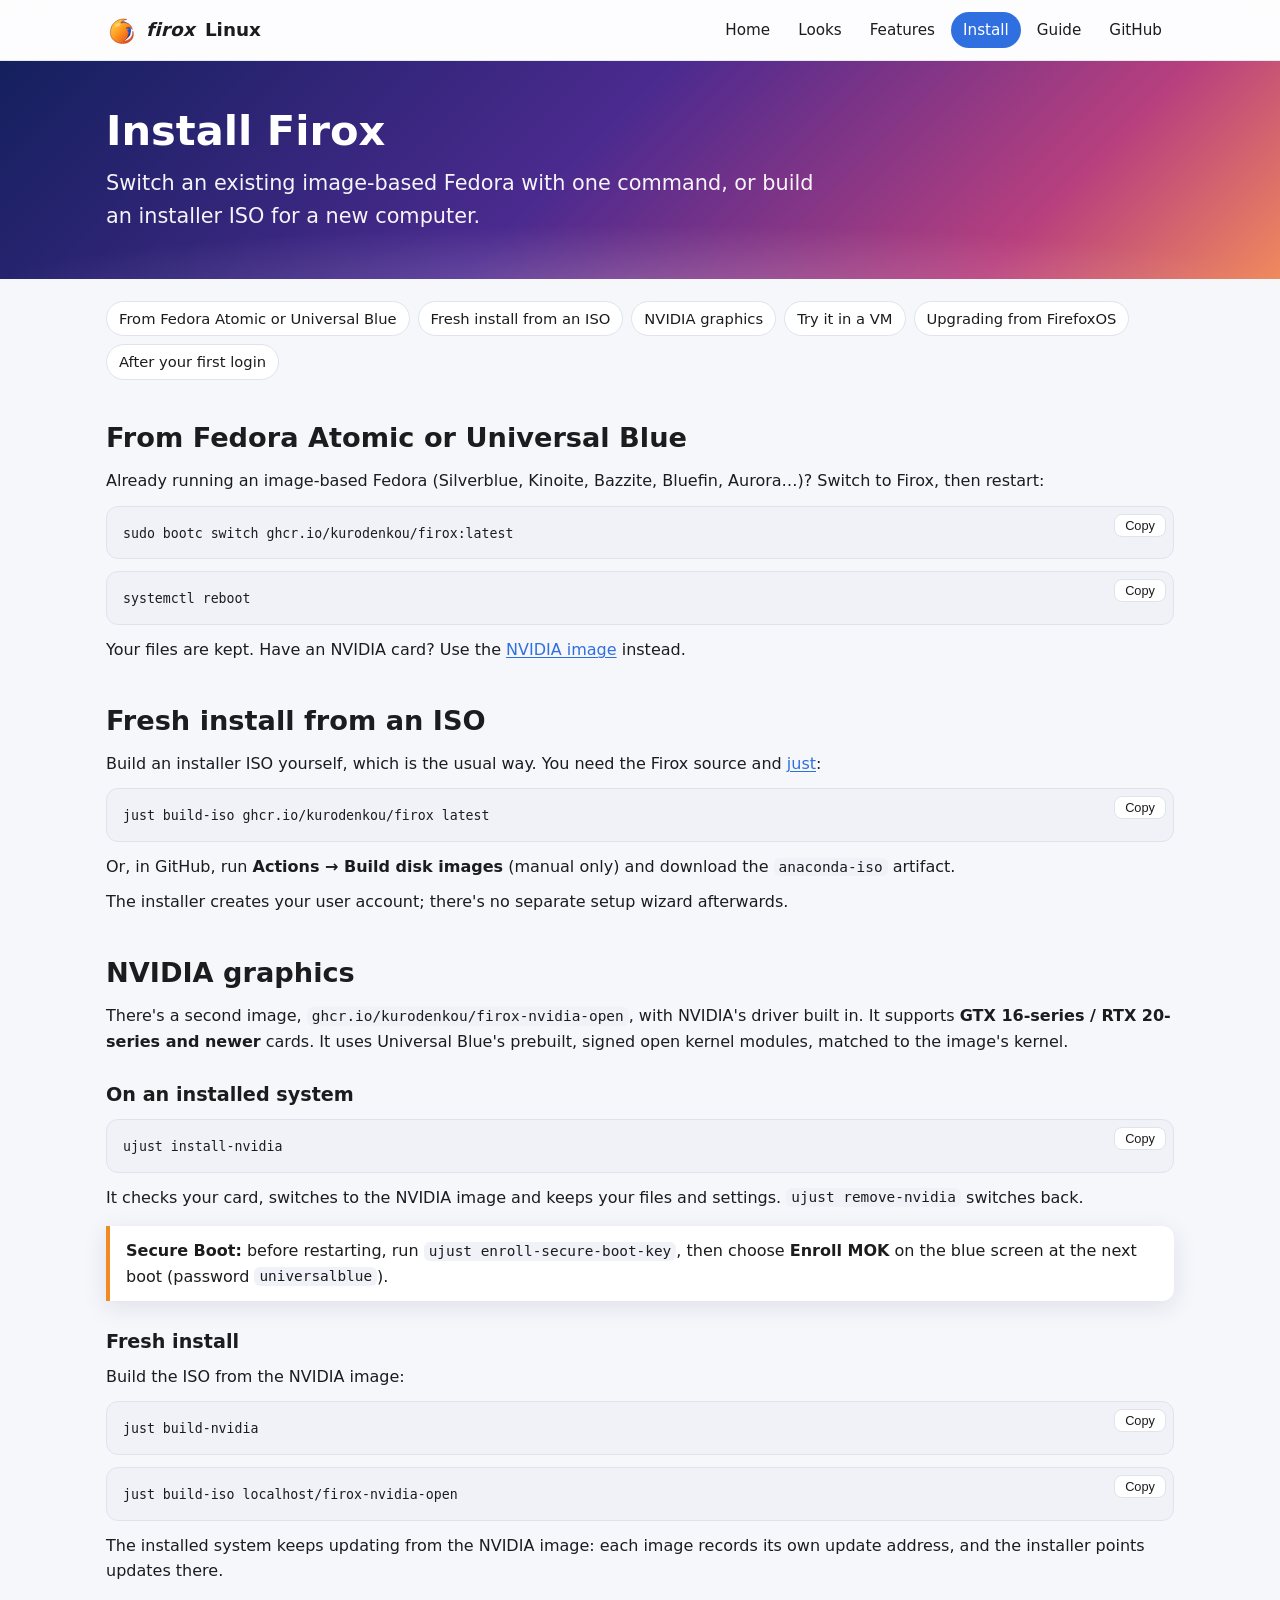
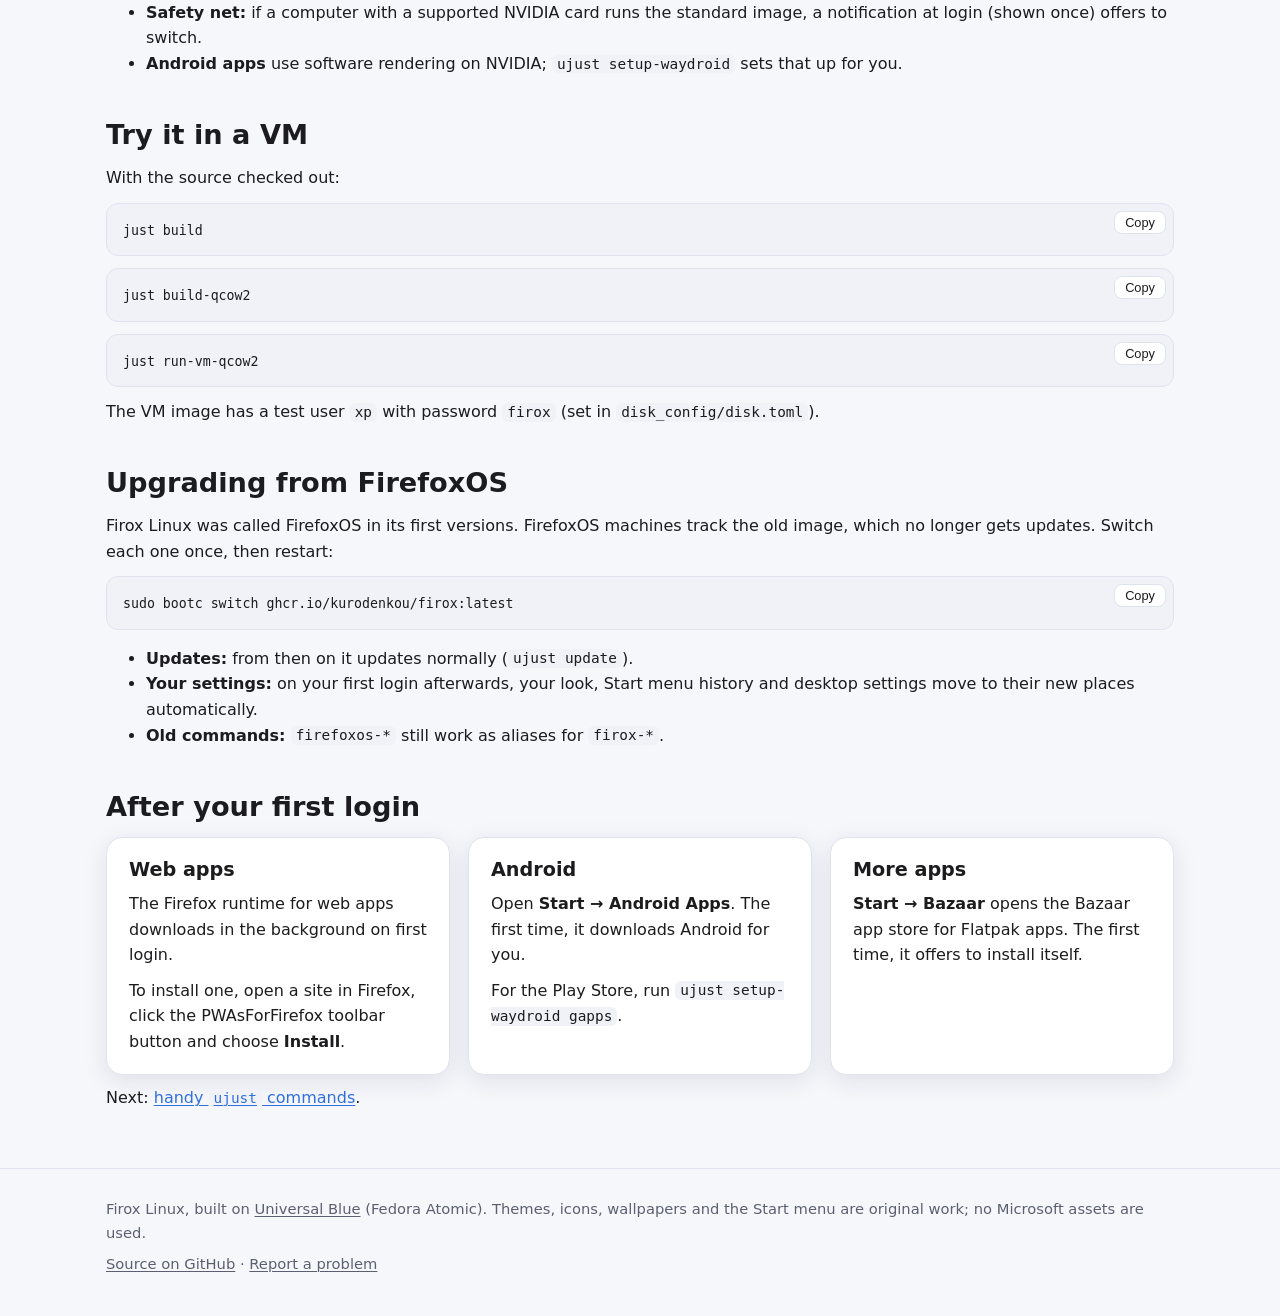
<file: docs/install.html>
<!doctype html>
<html lang="en">
<head>
<meta charset="utf-8">
<meta name="viewport" content="width=device-width, initial-scale=1">
<title>Install · Firox Linux</title>
<meta name="description" content="How to install Firox Linux: switch from Fedora Atomic, build an installer ISO, the NVIDIA image, a test VM, and upgrading from FirefoxOS.">
<meta property="og:title" content="Install · Firox Linux">
<meta property="og:description" content="How to install Firox Linux: switch from Fedora Atomic, build an installer ISO, the NVIDIA image, a test VM, and upgrading from FirefoxOS.">
<meta property="og:image" content="screenshots/glass.png">
<link rel="icon" href="assets/firox-orb.svg" type="image/svg+xml">
<link rel="stylesheet" href="assets/style.css">
</head>
<body>
<header class="site-header">
    <div class="wrap">
        <a class="brand" href="index.html"><img src="assets/firox-orb.svg" alt=""><span>firox</span> Linux</a>
        <nav class="nav" aria-label="Site">
        <a href="index.html">Home</a>
        <a href="looks.html">Looks</a>
        <a href="features.html">Features</a>
        <a href="install.html" aria-current="page">Install</a>
        <a href="guide.html">Guide</a>
        <a href="https://github.com/kurodenkou/firox">GitHub</a>
        </nav>
    </div>
</header>
<section class="hero page-hero">
    <div class="wrap">
        <h1>Install Firox</h1>
        <p class="lead">Switch an existing image-based Fedora with one command, or build an installer ISO for a new computer.</p>
    </div>
</section>
<main>
<div class="wrap">

<ul class="toc">
    <li><a href="#rebase">From Fedora Atomic or Universal Blue</a></li>
    <li><a href="#iso">Fresh install from an ISO</a></li>
    <li><a href="#nvidia">NVIDIA graphics</a></li>
    <li><a href="#vm">Try it in a VM</a></li>
    <li><a href="#upgrading-from-firefoxos">Upgrading from FirefoxOS</a></li>
    <li><a href="#first-login">After your first login</a></li>
</ul>

<h2 id="rebase">From Fedora Atomic or Universal Blue</h2>
<p>Already running an image-based Fedora (Silverblue, Kinoite, Bazzite, Bluefin, Aurora…)? Switch to Firox, then restart:</p>
<div class="code"><pre><code>sudo bootc switch ghcr.io/kurodenkou/firox:latest</code></pre></div>
<div class="code"><pre><code>systemctl reboot</code></pre></div>
<p>Your files are kept. Have an NVIDIA card? Use the <a href="#nvidia">NVIDIA image</a> instead.</p>

<h2 id="iso">Fresh install from an ISO</h2>
<p>Build an installer ISO yourself, which is the usual way. You need the Firox source and <a href="https://just.systems/">just</a>:</p>
<div class="code"><pre><code>just build-iso ghcr.io/kurodenkou/firox latest</code></pre></div>
<p>Or, in GitHub, run <b>Actions → Build disk images</b> (manual only) and download the <code>anaconda-iso</code> artifact.</p>
<p>The installer creates your user account; there's no separate setup wizard afterwards.</p>

<h2 id="nvidia">NVIDIA graphics</h2>
<p>There's a second image, <code>ghcr.io/kurodenkou/firox-nvidia-open</code>, with NVIDIA's driver built in. It supports <b>GTX 16-series / RTX 20-series and newer</b> cards. It uses Universal Blue's prebuilt, signed open kernel modules, matched to the image's kernel.</p>
<h3>On an installed system</h3>
<div class="code"><pre><code>ujust install-nvidia</code></pre></div>
<p>It checks your card, switches to the NVIDIA image and keeps your files and settings. <code>ujust remove-nvidia</code> switches back.</p>
<div class="note"><b>Secure Boot:</b> before restarting, run <code>ujust enroll-secure-boot-key</code>, then choose <b>Enroll MOK</b> on the blue screen at the next boot (password <code>universalblue</code>).</div>
<h3>Fresh install</h3>
<p>Build the ISO from the NVIDIA image:</p>
<div class="code"><pre><code>just build-nvidia</code></pre></div>
<div class="code"><pre><code>just build-iso localhost/firox-nvidia-open</code></pre></div>
<p>The installed system keeps updating from the NVIDIA image: each image records its own update address, and the installer points updates there.</p>
<ul>
    <li><b>Safety net:</b> if a computer with a supported NVIDIA card runs the standard image, a notification at login (shown once) offers to switch.</li>
    <li><b>Android apps</b> use software rendering on NVIDIA; <code>ujust setup-waydroid</code> sets that up for you.</li>
</ul>

<h2 id="vm">Try it in a VM</h2>
<p>With the source checked out:</p>
<div class="code"><pre><code>just build</code></pre></div>
<div class="code"><pre><code>just build-qcow2</code></pre></div>
<div class="code"><pre><code>just run-vm-qcow2</code></pre></div>
<p>The VM image has a test user <code>xp</code> with password <code>firox</code> (set in <code>disk_config/disk.toml</code>).</p>

<h2 id="upgrading-from-firefoxos">Upgrading from FirefoxOS</h2>
<p>Firox Linux was called FirefoxOS in its first versions. FirefoxOS machines track the old image, which no longer gets updates. Switch each one once, then restart:</p>
<div class="code"><pre><code>sudo bootc switch ghcr.io/kurodenkou/firox:latest</code></pre></div>
<ul>
    <li><b>Updates:</b> from then on it updates normally (<code>ujust update</code>).</li>
    <li><b>Your settings:</b> on your first login afterwards, your look, Start menu history and desktop settings move to their new places automatically.</li>
    <li><b>Old commands:</b> <code>firefoxos-*</code> still work as aliases for <code>firox-*</code>.</li>
</ul>

<h2 id="first-login">After your first login</h2>
<div class="grid three">
    <div class="card">
        <h3>Web apps</h3>
        <p>The Firefox runtime for web apps downloads in the background on first login.</p>
        <p>To install one, open a site in Firefox, click the PWAsForFirefox toolbar button and choose <b>Install</b>.</p>
    </div>
    <div class="card">
        <h3>Android</h3>
        <p>Open <b>Start → Android Apps</b>. The first time, it downloads Android for you.</p>
        <p>For the Play Store, run <code>ujust setup-waydroid gapps</code>.</p>
    </div>
    <div class="card">
        <h3>More apps</h3>
        <p><b>Start → Bazaar</b> opens the Bazaar app store for Flatpak apps. The first time, it offers to install itself.</p>
    </div>
</div>
<p>Next: <a href="guide.html#ujust">handy <code>ujust</code> commands</a>.</p>

</div>
</main>
<footer class="site-footer">
    <div class="wrap">
        <span>Firox Linux, built on <a href="https://universal-blue.org/">Universal Blue</a> (Fedora Atomic). Themes, icons, wallpapers and the Start menu are original work; no Microsoft assets are used.</span>
        <span><a href="https://github.com/kurodenkou/firox">Source on GitHub</a> · <a href="https://github.com/kurodenkou/firox/issues">Report a problem</a></span>
    </div>
</footer>
<script src="assets/site.js"></script>
</body>
</html>
</file>
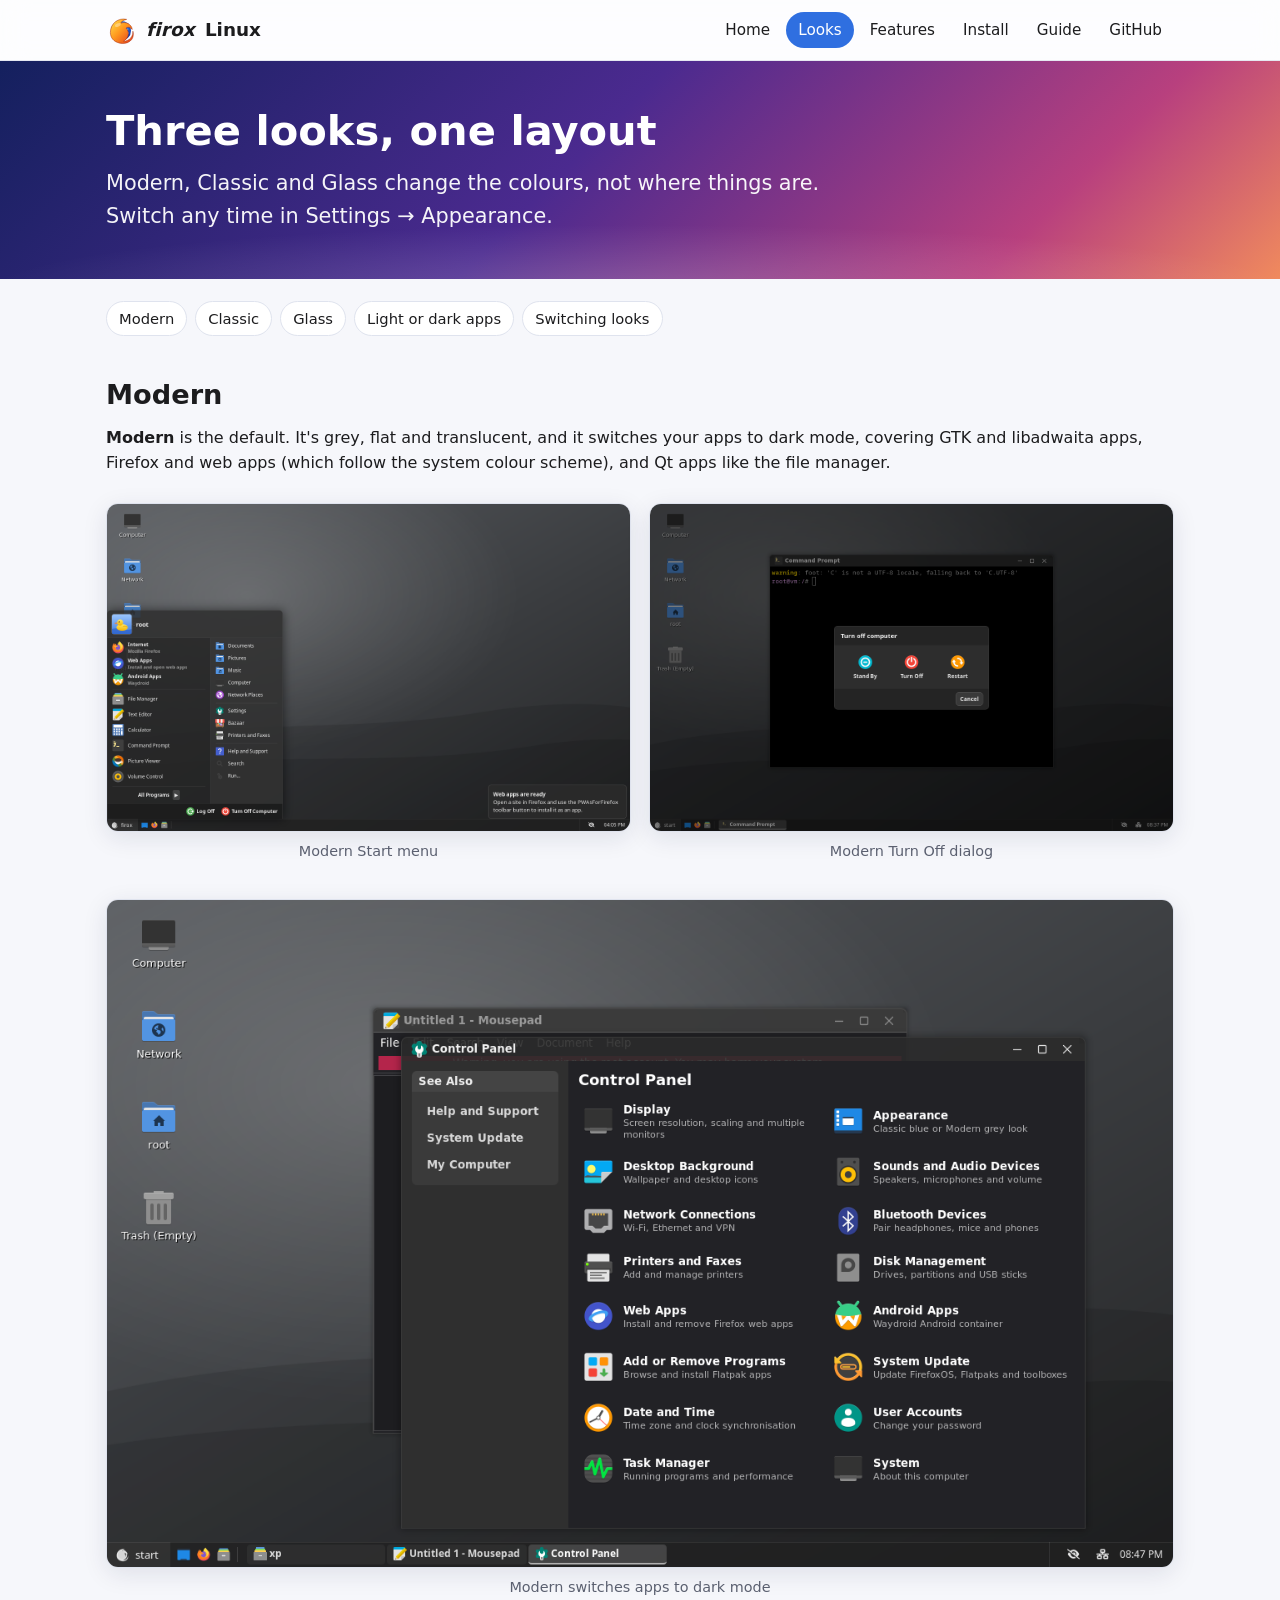
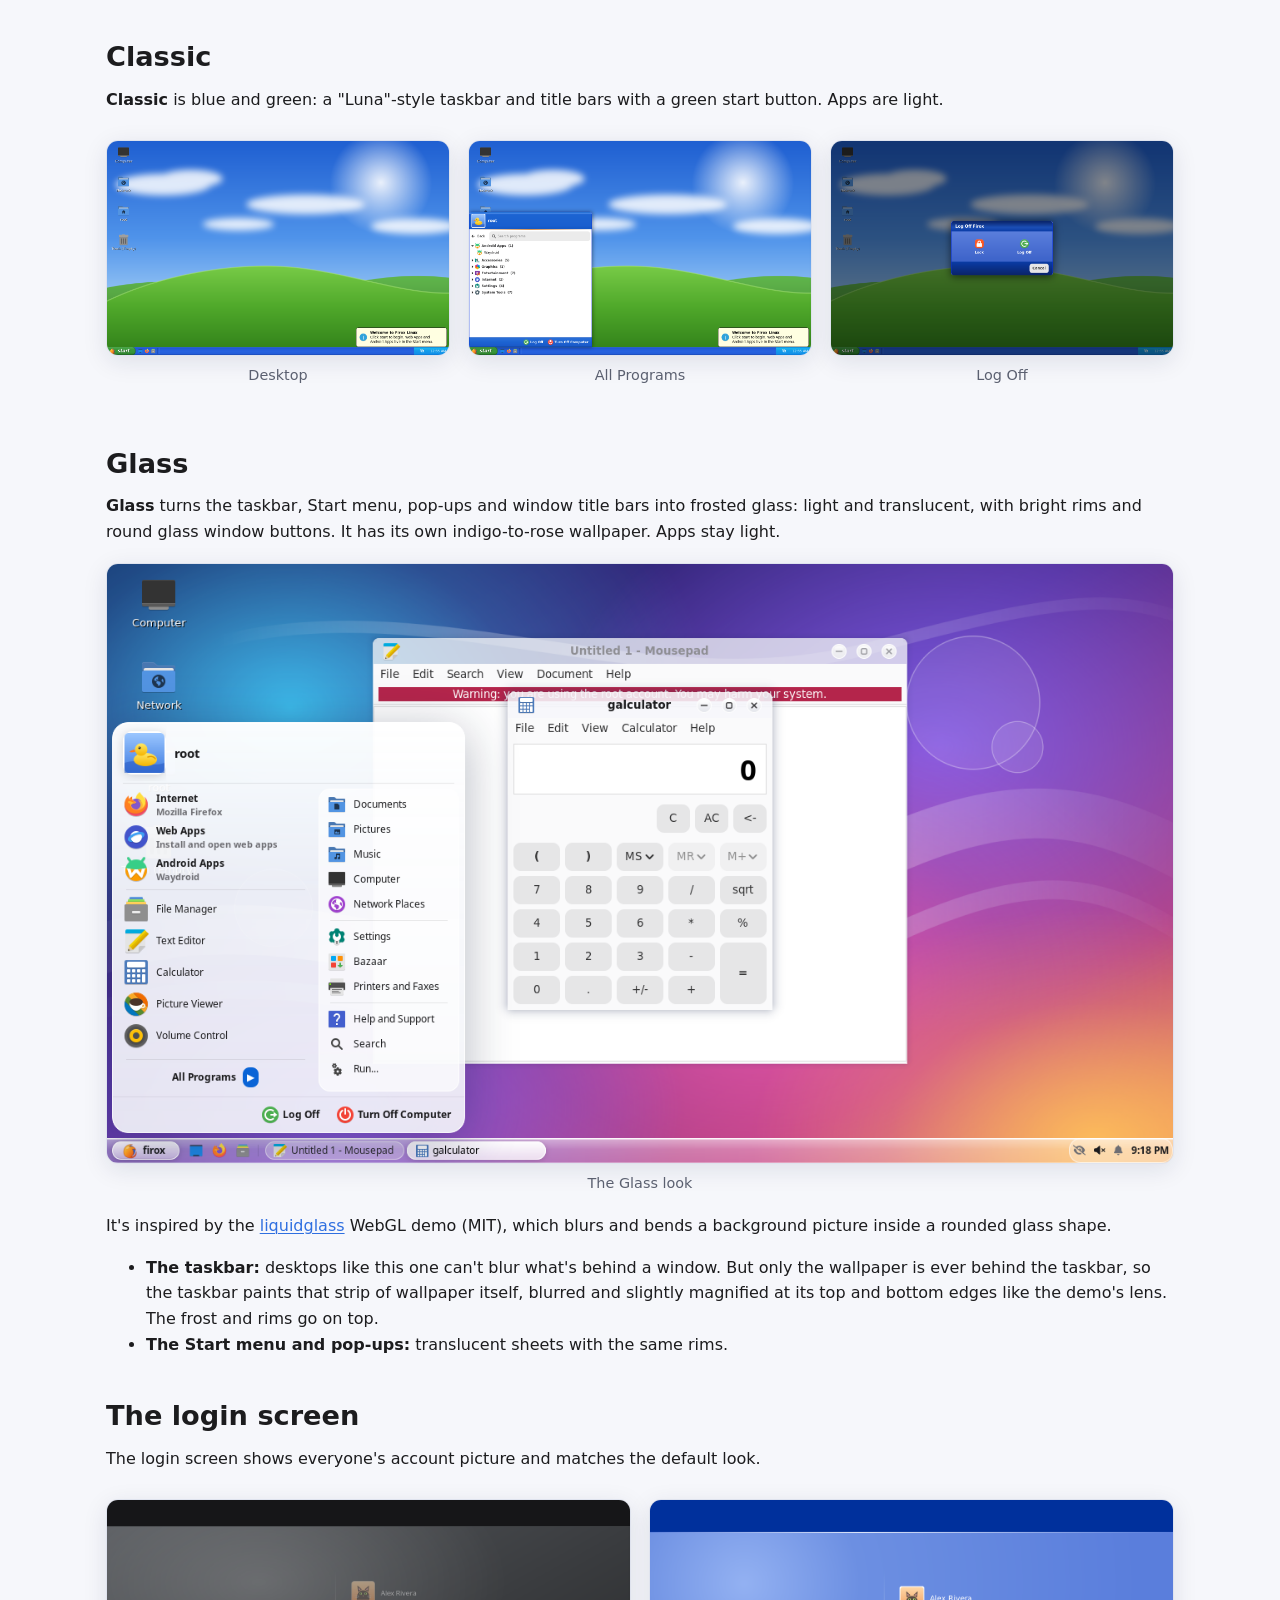
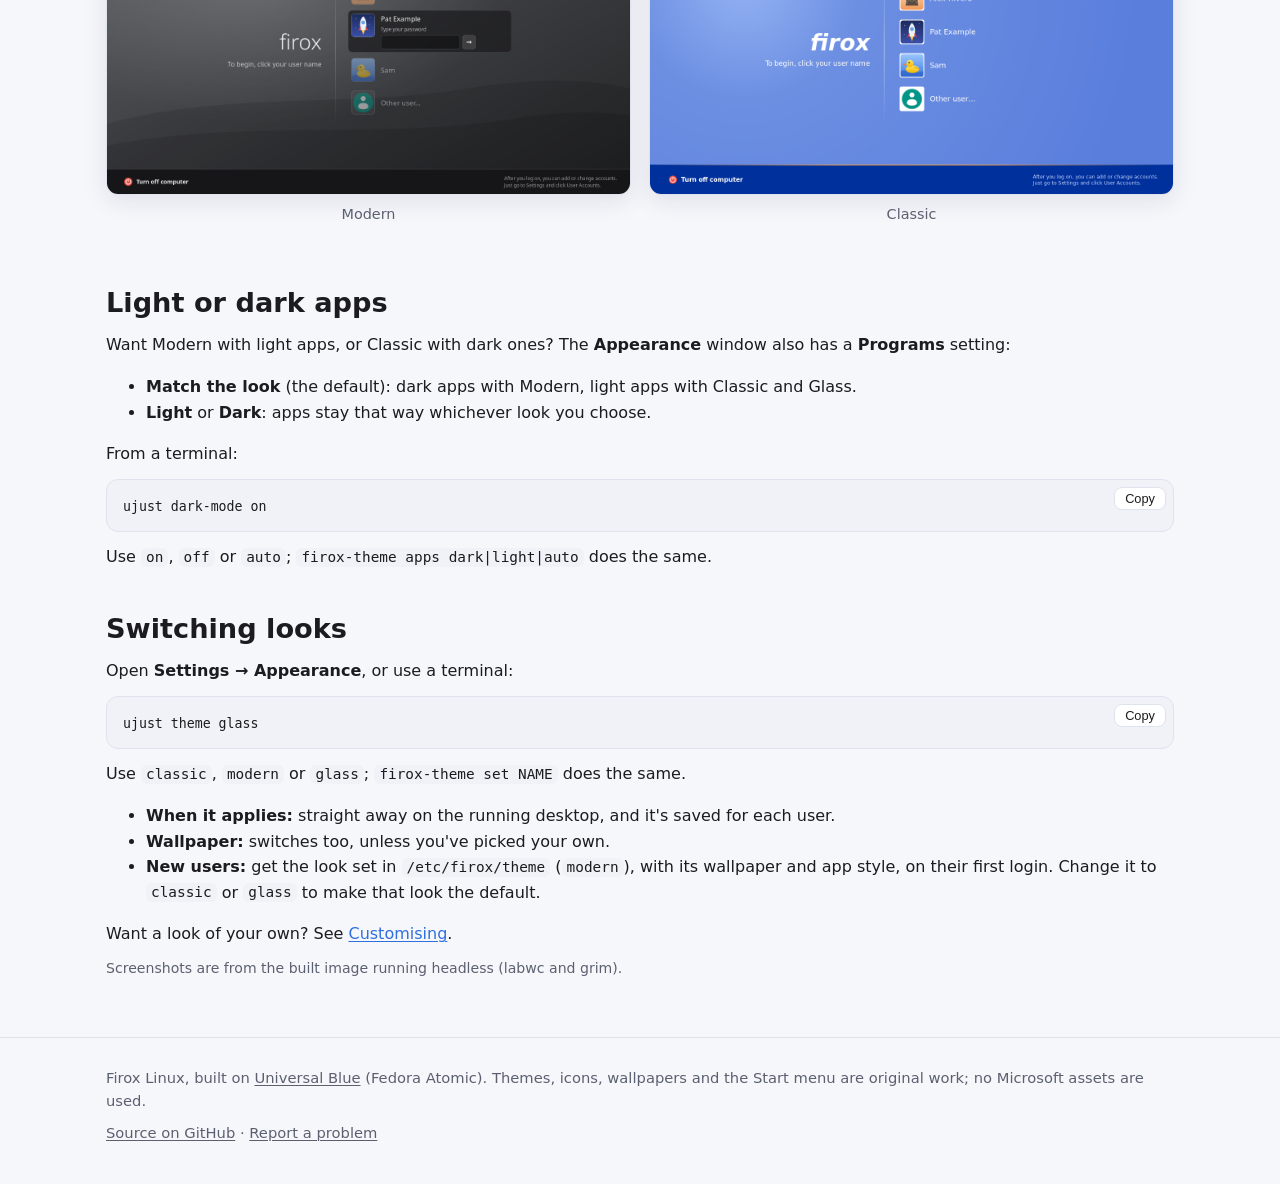
<file: docs/looks.html>
<!doctype html>
<html lang="en">
<head>
<meta charset="utf-8">
<meta name="viewport" content="width=device-width, initial-scale=1">
<title>Looks · Firox Linux</title>
<meta name="description" content="Firox Linux comes in three looks with the same layout: Modern (grey, dark apps), Classic (blue and green) and Glass (frosted glass).">
<meta property="og:title" content="Looks · Firox Linux">
<meta property="og:description" content="Firox Linux comes in three looks with the same layout: Modern (grey, dark apps), Classic (blue and green) and Glass (frosted glass).">
<meta property="og:image" content="screenshots/glass.png">
<link rel="icon" href="assets/firox-orb.svg" type="image/svg+xml">
<link rel="stylesheet" href="assets/style.css">
</head>
<body>
<header class="site-header">
    <div class="wrap">
        <a class="brand" href="index.html"><img src="assets/firox-orb.svg" alt=""><span>firox</span> Linux</a>
        <nav class="nav" aria-label="Site">
        <a href="index.html">Home</a>
        <a href="looks.html" aria-current="page">Looks</a>
        <a href="features.html">Features</a>
        <a href="install.html">Install</a>
        <a href="guide.html">Guide</a>
        <a href="https://github.com/kurodenkou/firox">GitHub</a>
        </nav>
    </div>
</header>
<section class="hero page-hero">
    <div class="wrap">
        <h1>Three looks, one layout</h1>
        <p class="lead">Modern, Classic and Glass change the colours, not where things are. Switch any time in Settings → Appearance.</p>
    </div>
</section>
<main>
<div class="wrap">

<ul class="toc">
    <li><a href="#modern">Modern</a></li>
    <li><a href="#classic">Classic</a></li>
    <li><a href="#glass">Glass</a></li>
    <li><a href="#apps">Light or dark apps</a></li>
    <li><a href="#switching">Switching looks</a></li>
</ul>

<h2 id="modern">Modern</h2>
<p><b>Modern</b> is the default. It's grey, flat and translucent, and it switches your apps to dark mode, covering GTK and libadwaita apps, Firefox and web apps (which follow the system colour scheme), and Qt apps like the file manager.</p>
<div class="shots">
    <figure>
    <img src="screenshots/modern-start-menu.png" alt="Modern Start menu: translucent dark grey" loading="lazy">
    <figcaption>Modern Start menu</figcaption>
</figure>
    <figure>
    <img src="screenshots/modern-turn-off.png" alt="Modern Turn Off dialog" loading="lazy">
    <figcaption>Modern Turn Off dialog</figcaption>
</figure>
</div>
<figure>
    <img src="screenshots/modern-dark-apps.png" alt="Modern look with apps in dark mode" loading="lazy">
    <figcaption>Modern switches apps to dark mode</figcaption>
</figure>

<h2 id="classic">Classic</h2>
<p><b>Classic</b> is blue and green: a "Luna"-style taskbar and title bars with a green start button. Apps are light.</p>
<div class="shots">
    <figure>
    <img src="screenshots/desktop.png" alt="Classic desktop" loading="lazy">
    <figcaption>Desktop</figcaption>
</figure>
    <figure>
    <img src="screenshots/all-programs.png" alt="Classic All Programs menu" loading="lazy">
    <figcaption>All Programs</figcaption>
</figure>
    <figure>
    <img src="screenshots/log-off.png" alt="Classic Log Off dialog" loading="lazy">
    <figcaption>Log Off</figcaption>
</figure>
</div>

<h2 id="glass">Glass</h2>
<p><b>Glass</b> turns the taskbar, Start menu, pop-ups and window title bars into frosted glass: light and translucent, with bright rims and round glass window buttons. It has its own indigo-to-rose wallpaper. Apps stay light.</p>
<figure>
    <img src="screenshots/glass.png" alt="Glass look: frosted taskbar, translucent Start menu and glass title bars over a colourful wallpaper" loading="lazy">
    <figcaption>The Glass look</figcaption>
</figure>
<p>It's inspired by the <a href="https://github.com/bergice/liquidglass">liquidglass</a> WebGL demo (MIT), which blurs and bends a background picture inside a rounded glass shape.</p>
<ul>
    <li><b>The taskbar:</b> desktops like this one can't blur what's behind a window. But only the wallpaper is ever behind the taskbar, so the taskbar paints that strip of wallpaper itself, blurred and slightly magnified at its top and bottom edges like the demo's lens. The frost and rims go on top.</li>
    <li><b>The Start menu and pop-ups:</b> translucent sheets with the same rims.</li>
</ul>

<h2>The login screen</h2>
<p>The login screen shows everyone's account picture and matches the default look.</p>
<div class="shots">
    <figure>
    <img src="screenshots/login-modern.png" alt="Modern login screen" loading="lazy">
    <figcaption>Modern</figcaption>
</figure>
    <figure>
    <img src="screenshots/login-classic.png" alt="Classic login screen" loading="lazy">
    <figcaption>Classic</figcaption>
</figure>
</div>

<h2 id="apps">Light or dark apps</h2>
<p>Want Modern with light apps, or Classic with dark ones? The <b>Appearance</b> window also has a <b>Programs</b> setting:</p>
<ul>
    <li><b>Match the look</b> (the default): dark apps with Modern, light apps with Classic and Glass.</li>
    <li><b>Light</b> or <b>Dark</b>: apps stay that way whichever look you choose.</li>
</ul>
<p>From a terminal:</p>
<div class="code"><pre><code>ujust dark-mode on</code></pre></div>
<p>Use <code>on</code>, <code>off</code> or <code>auto</code>; <code>firox-theme apps dark|light|auto</code> does the same.</p>

<h2 id="switching">Switching looks</h2>
<p>Open <b>Settings → Appearance</b>, or use a terminal:</p>
<div class="code"><pre><code>ujust theme glass</code></pre></div>
<p>Use <code>classic</code>, <code>modern</code> or <code>glass</code>; <code>firox-theme set NAME</code> does the same.</p>
<ul>
    <li><b>When it applies:</b> straight away on the running desktop, and it's saved for each user.</li>
    <li><b>Wallpaper:</b> switches too, unless you've picked your own.</li>
    <li><b>New users:</b> get the look set in <code>/etc/firox/theme</code> (<code>modern</code>), with its wallpaper and app style, on their first login. Change it to <code>classic</code> or <code>glass</code> to make that look the default.</li>
</ul>
<p>Want a look of your own? See <a href="guide.html#customising">Customising</a>.</p>
<p class="tech">Screenshots are from the built image running headless (labwc and grim).</p>

</div>
</main>
<footer class="site-footer">
    <div class="wrap">
        <span>Firox Linux, built on <a href="https://universal-blue.org/">Universal Blue</a> (Fedora Atomic). Themes, icons, wallpapers and the Start menu are original work; no Microsoft assets are used.</span>
        <span><a href="https://github.com/kurodenkou/firox">Source on GitHub</a> · <a href="https://github.com/kurodenkou/firox/issues">Report a problem</a></span>
    </div>
</footer>
<script src="assets/site.js"></script>
</body>
</html>
</file>
<file: docs/assets/style.css>
/* Firox Linux website (GitHub Pages, served from /docs) */

:root {
    --bg: #f6f7fb;
    --surface: #ffffff;
    --surface-2: #eef1f8;
    --text: #1c1c1e;
    --muted: #5b6070;
    --border: #dfe3ee;
    --accent: #2f6fe0;
    --accent-ink: #ffffff;
    --flame: #f08a24;
    --code-bg: #f0f2f8;
    --shadow: 0 6px 24px rgba(20, 30, 70, 0.10);
    --radius: 16px;
    --hero: linear-gradient(135deg, #14205e 0%, #4b2a8f 45%, #b8407e 80%, #f08a5d 100%);
    color-scheme: light;
}
@media (prefers-color-scheme: dark) {
    :root {
        --bg: #111318;
        --surface: #1a1d24;
        --surface-2: #222631;
        --text: #eceef3;
        --muted: #a3a9b8;
        --border: #2c313d;
        --accent: #6aa1ff;
        --accent-ink: #0b1020;
        --code-bg: #20242e;
        --shadow: 0 6px 24px rgba(0, 0, 0, 0.35);
        color-scheme: dark;
    }
}

* { box-sizing: border-box; }
html { scroll-behavior: smooth; }
body {
    margin: 0;
    background: var(--bg);
    color: var(--text);
    font: 16px/1.6 "Noto Sans", "Segoe UI", system-ui, -apple-system, "DejaVu Sans", sans-serif;
}
img { max-width: 100%; height: auto; display: block; }
a { color: var(--accent); text-decoration-thickness: 1px; text-underline-offset: 2px; }
h1, h2, h3 { line-height: 1.25; }
h2 { font-size: 1.7rem; margin: 2.6rem 0 0.8rem; }
h3 { font-size: 1.2rem; margin: 1.8rem 0 0.5rem; }
p { margin: 0.6rem 0; }
code, pre, kbd { font-family: "Noto Sans Mono", "DejaVu Sans Mono", ui-monospace, Menlo, Consolas, monospace; }
code { background: var(--code-bg); padding: 0.1em 0.35em; border-radius: 6px; font-size: 0.9em; overflow-wrap: anywhere; }
pre code { background: none; padding: 0; overflow-wrap: normal; }
kbd {
    background: var(--surface); border: 1px solid var(--border); border-bottom-width: 2px;
    border-radius: 6px; padding: 0.05em 0.45em; font-size: 0.85em; white-space: nowrap;
}

.wrap { max-width: 1100px; margin: 0 auto; padding: 0 16px; }

/* ---- header: frosted glass, like the Glass look's taskbar ---- */
.site-header {
    position: sticky; top: 0; z-index: 10;
    background: color-mix(in srgb, var(--surface) 72%, transparent);
    backdrop-filter: blur(14px) saturate(1.4);
    -webkit-backdrop-filter: blur(14px) saturate(1.4);
    border-bottom: 1px solid color-mix(in srgb, var(--border) 80%, transparent);
}
.site-header .wrap { display: flex; align-items: center; gap: 16px; min-height: 60px; flex-wrap: wrap; }
.brand { display: flex; align-items: center; gap: 10px; color: var(--text); text-decoration: none; font-weight: 700; font-size: 1.15rem; }
.brand img { width: 30px; height: 30px; }
.brand span { font-style: italic; letter-spacing: 0.2px; }
.nav { display: flex; gap: 4px; flex-wrap: wrap; margin-left: auto; }
.nav a {
    color: var(--text); text-decoration: none; padding: 6px 12px; border-radius: 999px; font-size: 0.95rem;
}
.nav a:hover { background: var(--surface-2); }
.nav a[aria-current="page"] { background: var(--accent); color: var(--accent-ink); }

/* ---- hero ---- */
.hero { background: var(--hero); color: #fff; padding: 64px 0 56px; position: relative; overflow: hidden; }
.hero::after {
    content: ""; position: absolute; inset: auto -10% -40% -10%; height: 70%;
    background: radial-gradient(ellipse at center, rgba(255, 255, 255, 0.18), transparent 60%);
    pointer-events: none;
}
.hero .wrap { position: relative; z-index: 1; }
.hero h1 { font-size: clamp(2.1rem, 5vw, 3.4rem); margin: 0 0 0.4rem; }
.hero .lead { font-size: clamp(1.05rem, 2.2vw, 1.3rem); max-width: 720px; opacity: 0.95; }
.hero .shot { margin-top: 32px; border-radius: 14px; box-shadow: 0 20px 60px rgba(0, 0, 0, 0.45); border: 1px solid rgba(255, 255, 255, 0.5); }
.page-hero { padding: 44px 0 36px; }
.page-hero h1 { font-size: clamp(1.8rem, 4vw, 2.6rem); }

.buttons { display: flex; gap: 10px; flex-wrap: wrap; margin-top: 20px; }
.btn {
    display: inline-block; padding: 10px 18px; border-radius: 999px; text-decoration: none; font-weight: 600;
    background: #fff; color: #1c1c1e; box-shadow: 0 2px 10px rgba(0, 0, 0, 0.2);
}
.btn.ghost { background: rgba(255, 255, 255, 0.16); color: #fff; border: 1px solid rgba(255, 255, 255, 0.6); box-shadow: none; }
.btn:hover { filter: brightness(1.05); }

main { padding-bottom: 48px; }

/* ---- cards and grids ---- */
.grid { display: grid; gap: 18px; }
.grid.two { grid-template-columns: repeat(auto-fit, minmax(300px, 1fr)); }
.grid.three { grid-template-columns: repeat(auto-fit, minmax(260px, 1fr)); }
.card {
    background: var(--surface); border: 1px solid var(--border); border-radius: var(--radius);
    padding: 20px 22px; box-shadow: var(--shadow);
}
.card h3 { margin-top: 0; }
.card .icon { font-size: 1.6rem; line-height: 1; margin-bottom: 8px; }
.card p:last-child { margin-bottom: 0; }
.tech { color: var(--muted); font-size: 0.88rem; }

figure { margin: 18px 0; }
figure img {
    border-radius: 12px; border: 1px solid var(--border); box-shadow: var(--shadow); background: #000;
    cursor: zoom-in;
}
figcaption { color: var(--muted); font-size: 0.9rem; margin-top: 8px; text-align: center; }
.shots { display: grid; gap: 18px; grid-template-columns: repeat(auto-fit, minmax(280px, 1fr)); align-items: start; }

/* feature sections: text beside a screenshot */
.feature { display: grid; gap: 28px; grid-template-columns: 1fr 1fr; align-items: center; margin: 34px 0; }
.feature:nth-of-type(even) .feature-text { order: 2; }
.feature h3 { margin-top: 0; }
@media (max-width: 820px) {
    .feature { grid-template-columns: 1fr; }
    .feature:nth-of-type(even) .feature-text { order: 0; }
}

.toc { display: flex; flex-wrap: wrap; gap: 8px; margin: 8px 0 0; padding: 0; list-style: none; }
.toc a {
    display: inline-block; padding: 5px 12px; border-radius: 999px; background: var(--surface);
    border: 1px solid var(--border); text-decoration: none; color: var(--text); font-size: 0.92rem;
}
.toc a:hover { border-color: var(--accent); }

/* ---- code blocks with a copy button ---- */
.code { position: relative; margin: 12px 0; }
.code pre {
    margin: 0; background: var(--code-bg); border: 1px solid var(--border); border-radius: 12px;
    padding: 14px 76px 14px 16px; overflow-x: auto; font-size: 0.92rem;
}
.code button {
    position: absolute; top: 8px; right: 8px; border: 1px solid var(--border); background: var(--surface);
    color: var(--text); border-radius: 8px; padding: 3px 10px; font-size: 0.8rem; cursor: pointer;
}
.code button:hover { border-color: var(--accent); }

/* ---- tables ---- */
.table-wrap { overflow-x: auto; }
table { border-collapse: collapse; width: 100%; background: var(--surface); border-radius: 12px; overflow: hidden; border: 1px solid var(--border); }
th, td { text-align: left; padding: 10px 14px; border-bottom: 1px solid var(--border); vertical-align: top; }
th { background: var(--surface-2); font-weight: 600; }
tr:last-child td { border-bottom: none; }
td:first-child { white-space: nowrap; }

.note {
    border-left: 4px solid var(--flame); background: var(--surface); padding: 12px 16px; border-radius: 0 12px 12px 0;
    margin: 16px 0; box-shadow: var(--shadow);
}
.keys { display: grid; gap: 8px 22px; grid-template-columns: repeat(auto-fit, minmax(240px, 1fr)); margin: 12px 0; }
.keys div { display: flex; justify-content: space-between; gap: 12px; border-bottom: 1px dashed var(--border); padding: 6px 0; }

/* ---- lightbox ---- */
.lightbox {
    position: fixed; inset: 0; z-index: 100; background: rgba(5, 8, 20, 0.86);
    display: none; align-items: center; justify-content: center; padding: 16px; cursor: zoom-out;
}
.lightbox.open { display: flex; }
.lightbox img { max-height: 92vh; max-width: 96vw; border-radius: 10px; box-shadow: 0 20px 60px rgba(0, 0, 0, 0.6); }

/* ---- footer ---- */
.site-footer { border-top: 1px solid var(--border); padding: 28px 0 40px; color: var(--muted); font-size: 0.92rem; }
.site-footer .wrap { display: flex; flex-wrap: wrap; gap: 8px 24px; justify-content: space-between; }
.site-footer a { color: var(--muted); }

/* phones: let long commands in tables wrap instead of widening the page */
@media (max-width: 600px) {
    td:first-child { white-space: normal; }
    td code { word-break: break-word; }
    th, td { padding: 8px 10px; }
}

.toc { margin-top: 22px; }
/* phones: one scrollable row of menu items under the name */
@media (max-width: 600px) {
    .site-header .wrap { gap: 4px; padding-top: 6px; padding-bottom: 6px; }
    .nav { margin-left: 0; width: 100%; flex-wrap: nowrap; overflow-x: auto; scrollbar-width: none; }
    .nav::-webkit-scrollbar { display: none; }
    .nav a { flex: none; padding: 5px 10px; }
}
</file>
